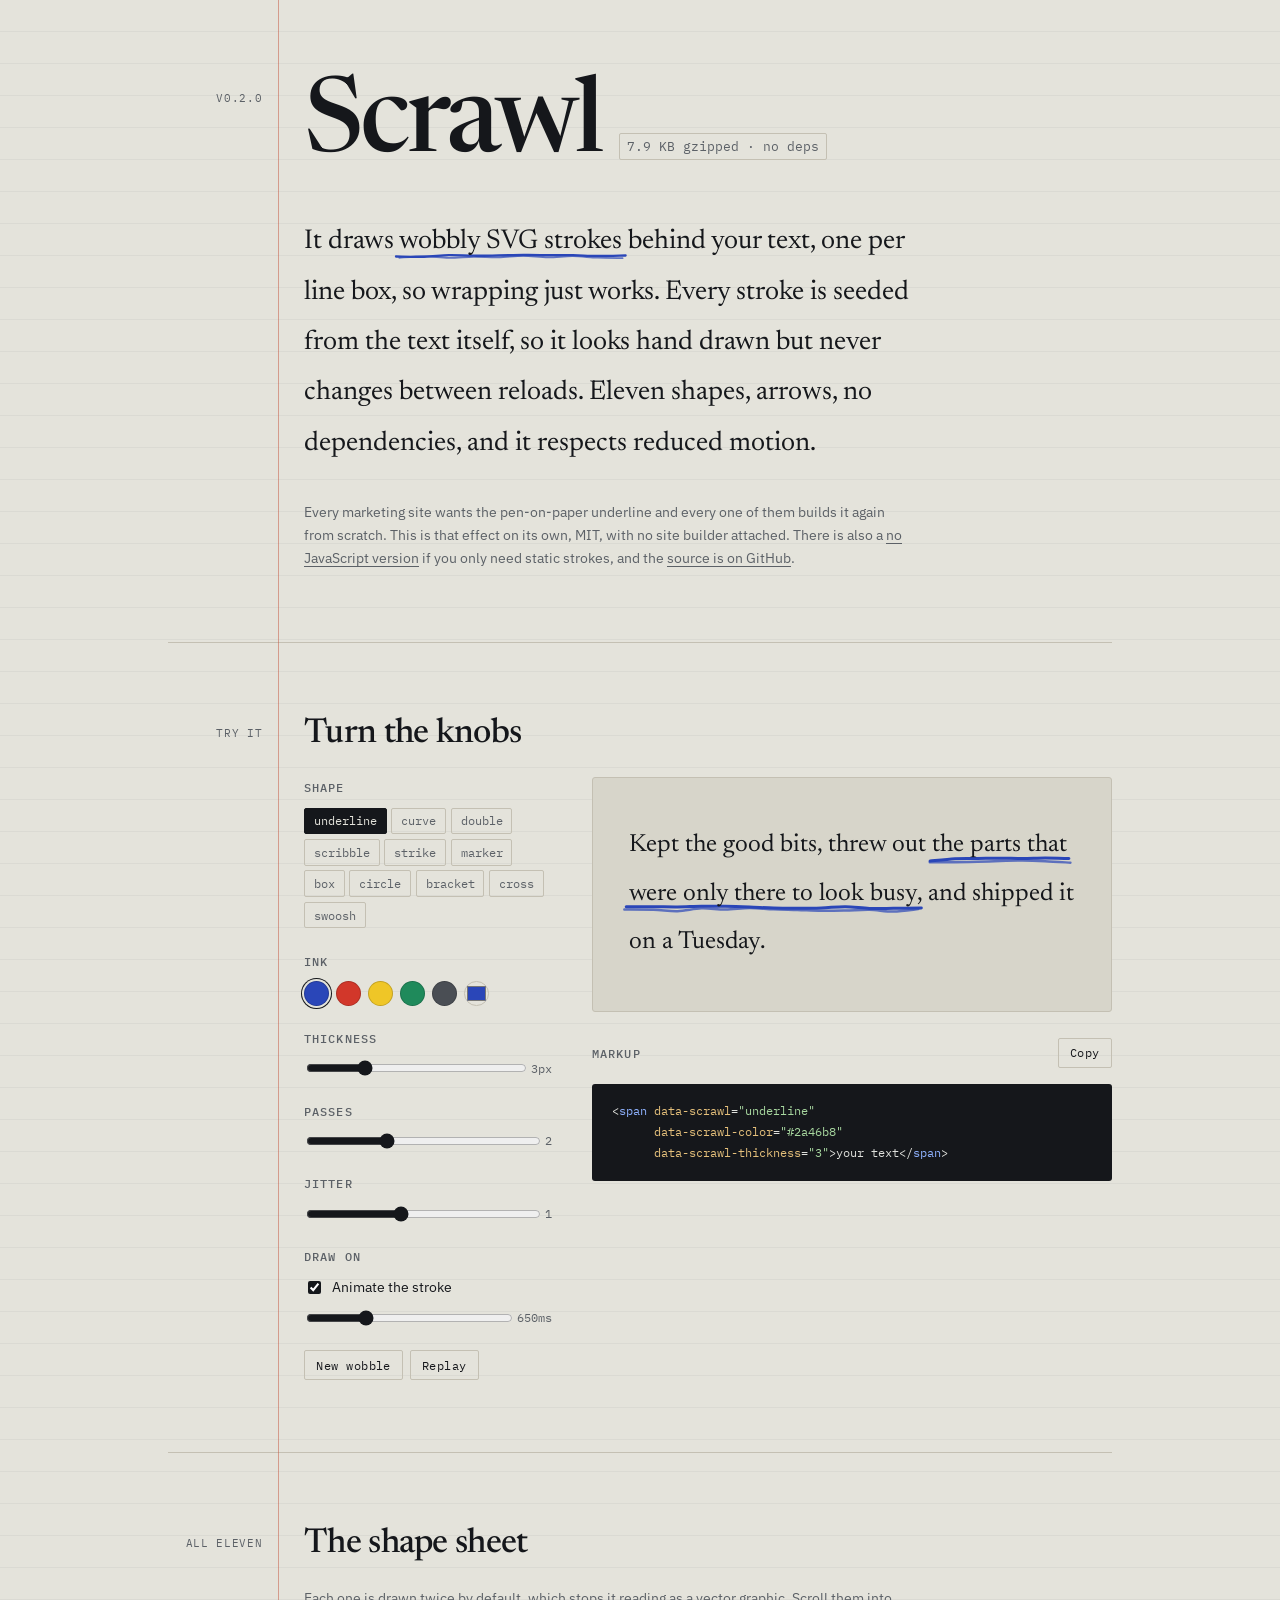
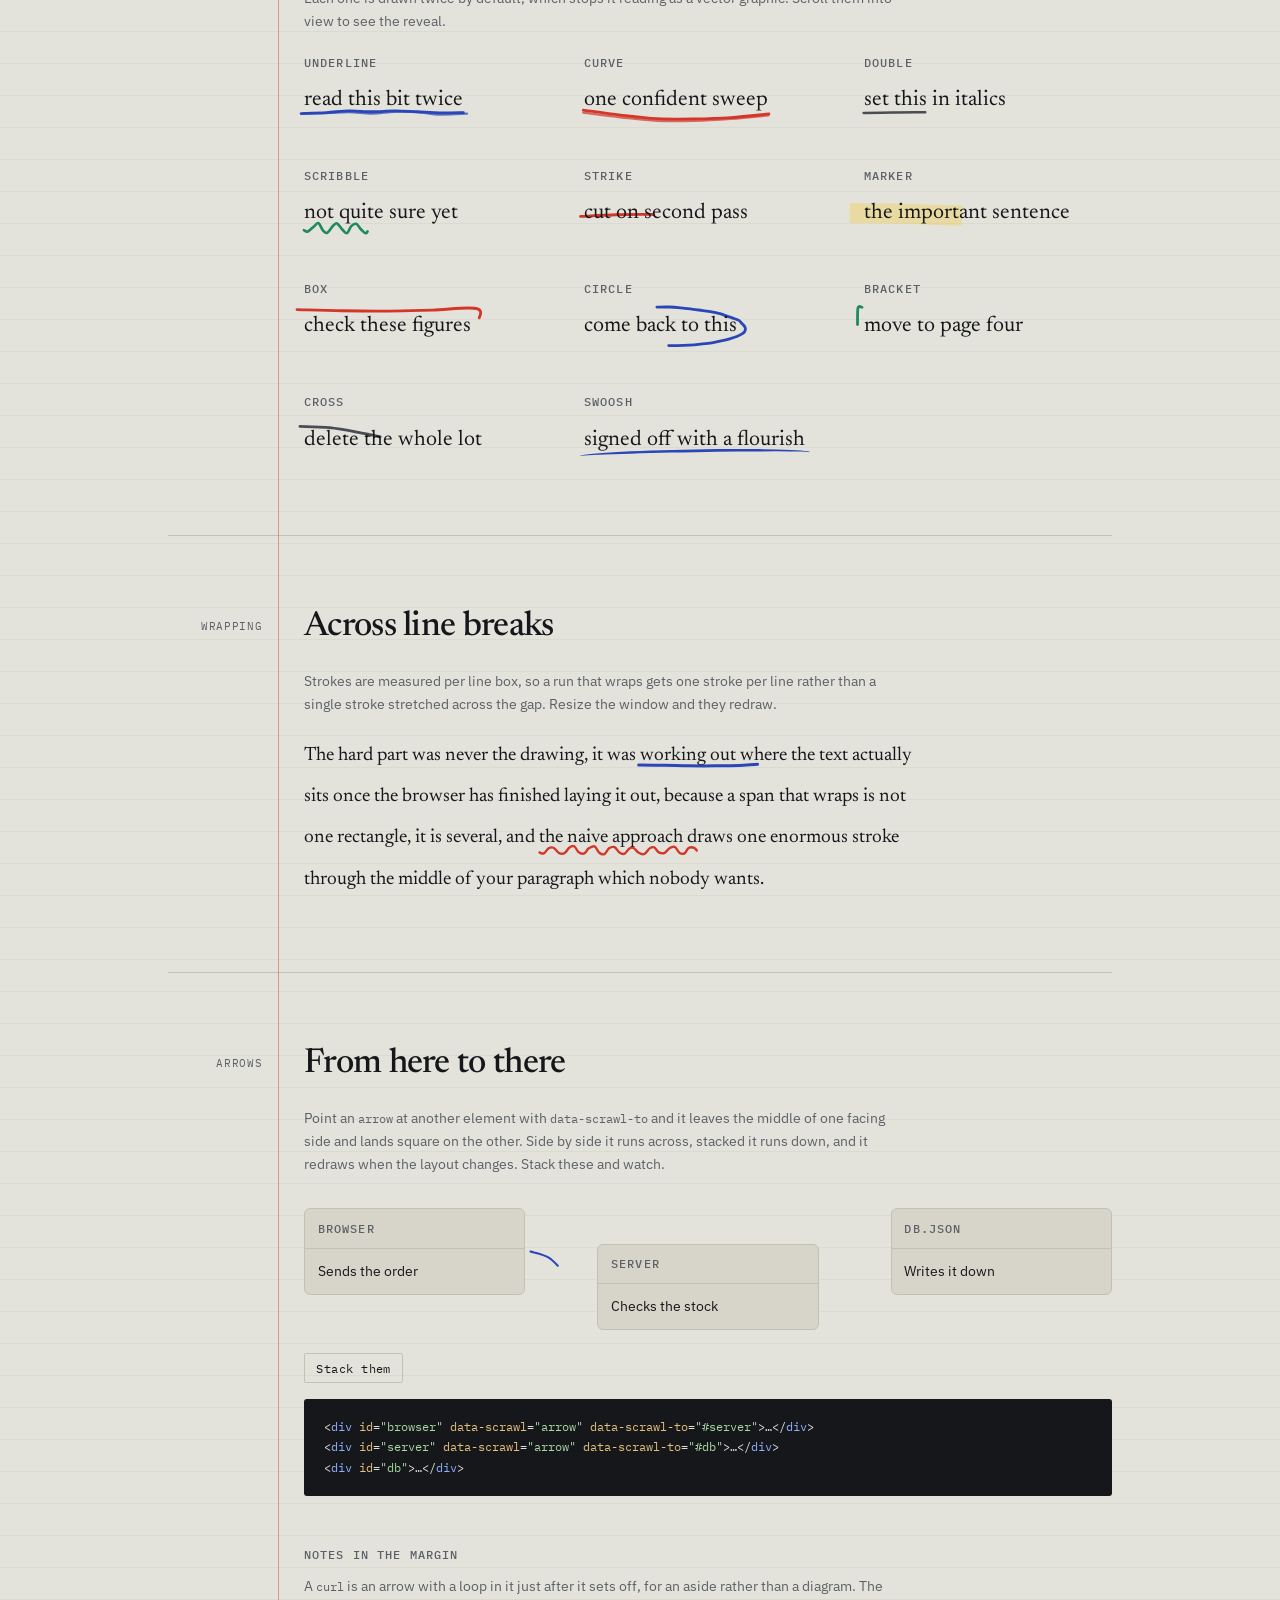
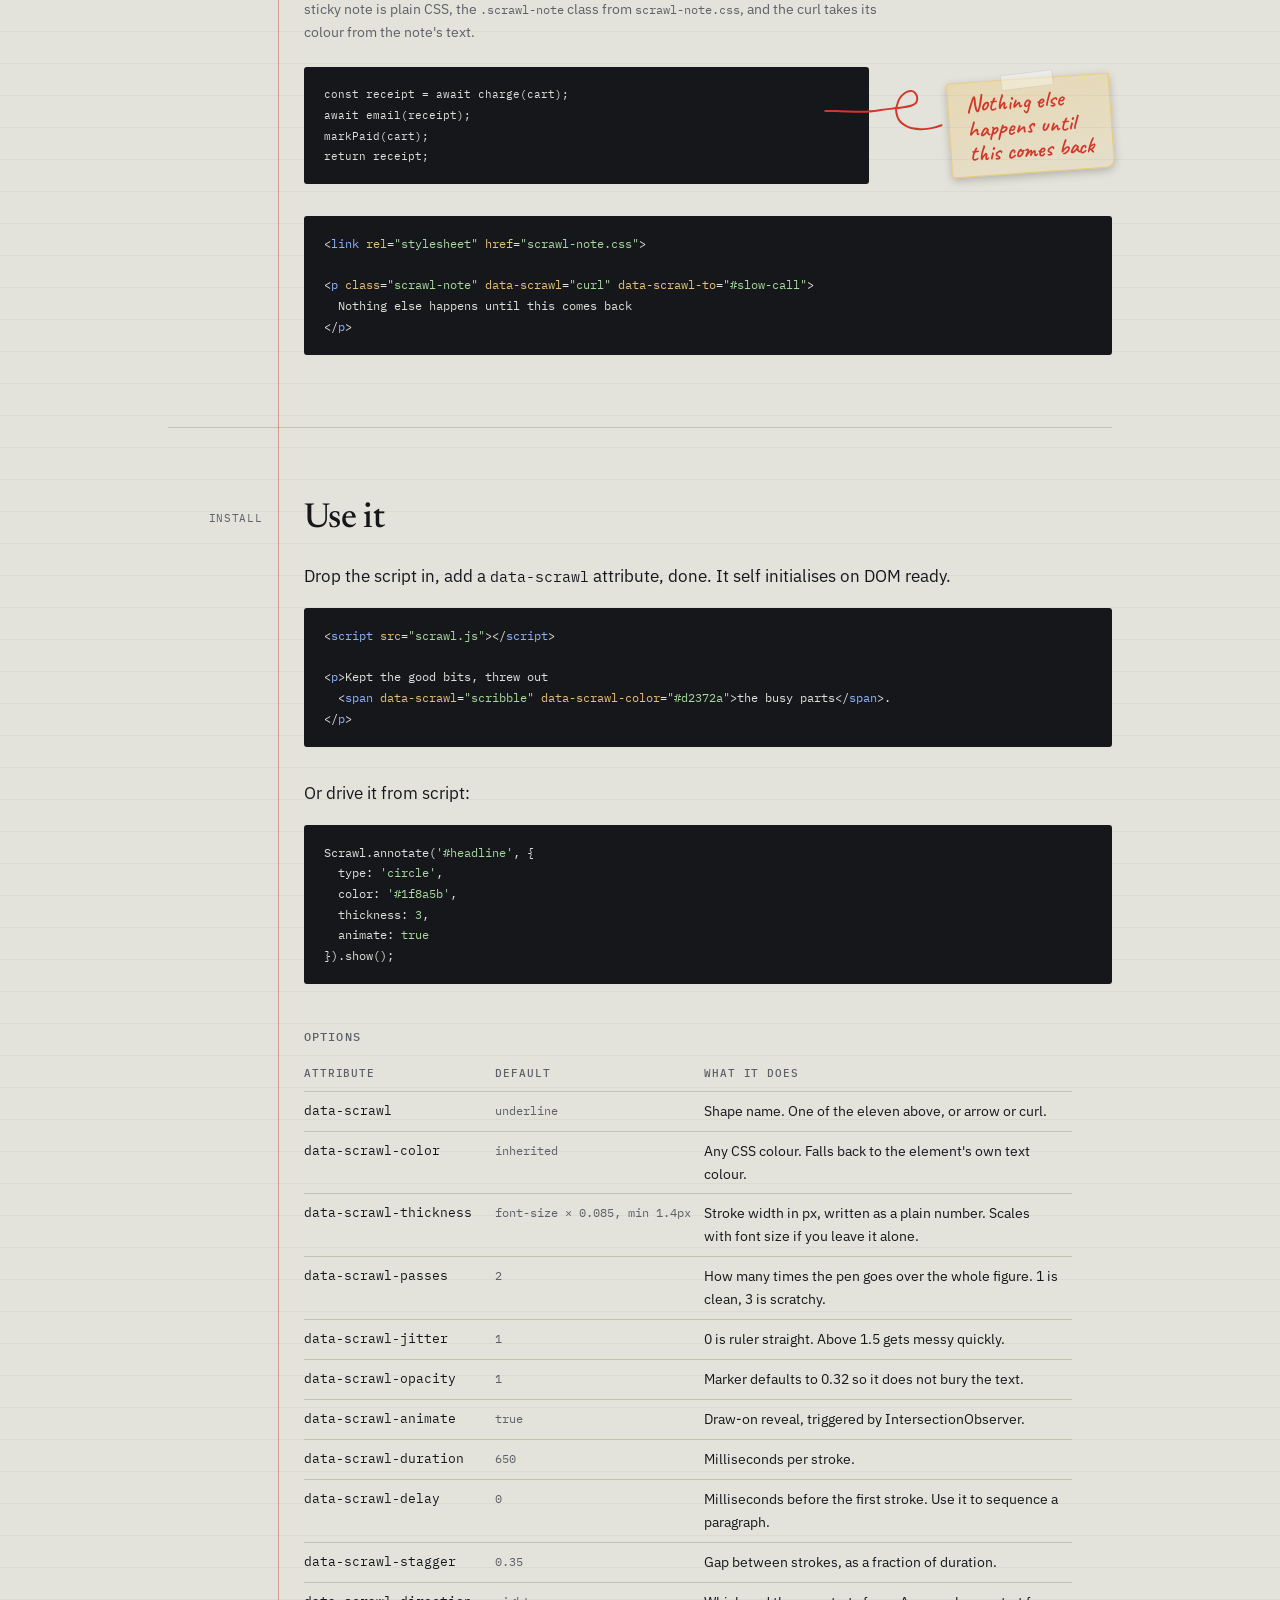
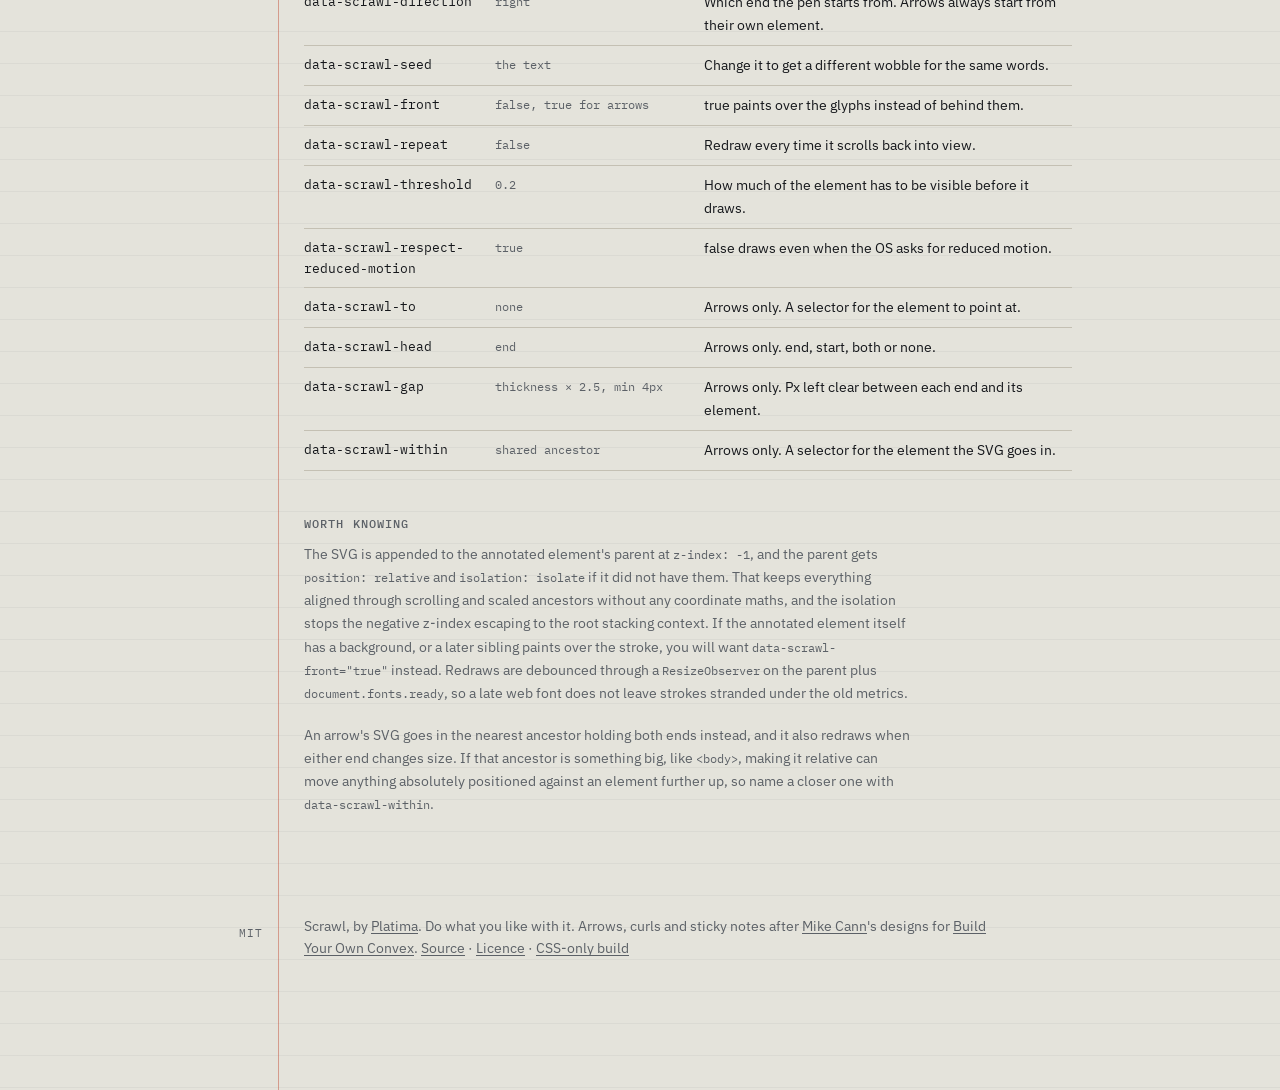
<file: index.html>
<!doctype html>
<html lang="en-AU">
<head>
<meta charset="utf-8">
<meta name="viewport" content="width=device-width, initial-scale=1">
<title>Scrawl: hand drawn annotations for HTML text</title>
<meta name="description" content="A dependency free library that draws wobbly SVG strokes behind your text. Underlines, scribbles, circles, highlighter marks, and arrows from one element to another.">
<link rel="canonical" href="https://platima.github.io/scrawl/">
<meta property="og:type" content="website">
<meta property="og:url" content="https://platima.github.io/scrawl/">
<meta property="og:title" content="Scrawl: hand drawn annotations for HTML text">
<meta property="og:description" content="Wobbly SVG strokes behind your text, and arrows between things. Eleven shapes, no dependencies, 7.9 KB gzipped.">
<meta property="og:image" content="https://platima.github.io/scrawl/screenshots/shapes.png">
<meta name="twitter:card" content="summary_large_image">
<!-- The wordmark's own underline, so the tab needs no extra request. -->
<link rel="icon" href="data:image/svg+xml,<svg xmlns='http://www.w3.org/2000/svg' viewBox='0 0 32 32'><path d='M4 21 C10 17.5 15 24 21 19.5 S27 18 29 21' fill='none' stroke='%232a46b8' stroke-width='4' stroke-linecap='round'/></svg>">
<link rel="preconnect" href="https://fonts.googleapis.com">
<link rel="preconnect" href="https://fonts.gstatic.com" crossorigin>
<link href="https://fonts.googleapis.com/css2?family=Newsreader:opsz,wght@6..72,400;6..72,500;6..72,600&family=IBM+Plex+Mono:wght@400;500&family=IBM+Plex+Sans:wght@400;500&family=Caveat:wght@600&display=swap" rel="stylesheet">
<link rel="stylesheet" href="scrawl-note.css">
<style>
  :root {
    --paper:      #e4e3db;
    --paper-deep: #d7d5ca;
    --ink:        #15171b;
    --ink-soft:   #5c6167;
    --rule:       #c4c0b3;
    --margin-red: #c4553f;

    --pen-biro:   #2a46b8;
    --pen-red:    #d2372a;
    --pen-yellow: #efc627;
    --pen-lead:   #4a4e54;
    --pen-green:  #1f8a5b;

    --serif: "Newsreader", Georgia, serif;
    --sans:  "IBM Plex Sans", system-ui, sans-serif;
    --mono:  "IBM Plex Mono", ui-monospace, monospace;

    --gutter: 8.5rem;
  }

  * { box-sizing: border-box; }

  html { -webkit-text-size-adjust: 100%; }

  body {
    margin: 0;
    background: var(--paper);
    color: var(--ink);
    font-family: var(--sans);
    font-size: 17px;
    line-height: 1.65;
    /* Faint horizontal rules, like a pad you would actually write on. */
    background-image: repeating-linear-gradient(
      to bottom, transparent 0, transparent 31px,
      rgba(94, 99, 106, .07) 31px, rgba(94, 99, 106, .07) 32px);
  }

  /* ---- the page: a margin rule with marks to its left, prose to its right */

  .sheet {
    max-width: 62rem;
    margin: 0 auto;
    padding: 0 1.5rem 7rem;
    position: relative;
  }

  .sheet::before {
    content: "";
    position: absolute;
    top: 0; bottom: 0;
    left: calc(1.5rem + var(--gutter) - 1.6rem);
    width: 1px;
    background: var(--margin-red);
    opacity: .5;
  }

  .row { padding-left: var(--gutter); position: relative; }

  /* Margin marks. These are labels a sub-editor would pencil in the gutter,
     so they sit left of the rule and stay quiet. */
  .mark {
    position: absolute;
    left: 0;
    width: calc(var(--gutter) - 2.6rem);
    text-align: right;
    font-family: var(--mono);
    font-size: .69rem;
    letter-spacing: .06em;
    text-transform: uppercase;
    color: var(--ink-soft);
    padding-top: .55rem;
  }

  /* ---- type */

  h1 {
    font-family: var(--serif);
    font-weight: 500;
    font-size: clamp(3.4rem, 11vw, 6.5rem);
    line-height: .92;
    letter-spacing: -.035em;
    margin: 0;
  }

  h2 {
    font-family: var(--serif);
    font-weight: 500;
    font-size: clamp(1.6rem, 3.6vw, 2.15rem);
    letter-spacing: -.02em;
    line-height: 1.15;
    margin: 0 0 1.4rem;
  }

  h3 {
    font-family: var(--mono);
    font-weight: 500;
    font-size: .78rem;
    letter-spacing: .09em;
    text-transform: uppercase;
    color: var(--ink-soft);
    margin: 0 0 .6rem;
  }

  p { margin: 0 0 1.15rem; max-width: 44rem; }

  a { color: inherit; text-underline-offset: .18em; text-decoration-thickness: 1px; }

  code, kbd { font-family: var(--mono); font-size: .88em; }

  .lede {
    font-family: var(--serif);
    font-size: clamp(1.2rem, 2.7vw, 1.5rem);
    line-height: 1.55;
    max-width: 38rem;
  }

  .fine { font-size: .88rem; color: var(--ink-soft); max-width: 38rem; }

  section { padding-top: 4.5rem; }

  hr {
    border: 0;
    border-top: 1px solid var(--rule);
    margin: 4.5rem 0 0;
  }

  /* ---- hero */

  header { padding-top: 5rem; }

  .wordmark { display: flex; align-items: baseline; gap: 1.1rem; flex-wrap: wrap; }

  .ver {
    font-family: var(--mono);
    font-size: .8rem;
    color: var(--ink-soft);
    border: 1px solid var(--rule);
    padding: .1rem .45rem;
    border-radius: 2px;
  }

  .specimen-hero {
    font-family: var(--serif);
    font-size: clamp(1.25rem, 3vw, 1.7rem);
    line-height: 1.85;
    max-width: 40rem;
    margin: 2.6rem 0 2rem;
  }

  /* ---- playground */

  .lab {
    display: grid;
    grid-template-columns: 15.5rem minmax(0, 1fr);
    gap: 2.5rem;
    align-items: start;
  }

  /* A grid track's automatic minimum is min-content, so a wide child drags
     the whole column past the viewport. This stops that. */
  .lab > * { min-width: 0; }

  @media (max-width: 60rem) {
    :root { --gutter: 0rem; }
    .sheet::before { display: none; }
    .mark { position: static; width: auto; text-align: left; padding: 0 0 .5rem; }
    .lab { grid-template-columns: minmax(0, 1fr); gap: 1.75rem; }
  }

  fieldset { border: 0; margin: 0 0 1.4rem; padding: 0; }
  legend { padding: 0; }

  .shapes { display: flex; flex-wrap: wrap; gap: .3rem; }

  .shapes button {
    font-family: var(--mono);
    font-size: .74rem;
    padding: .3rem .55rem;
    background: transparent;
    border: 1px solid var(--rule);
    border-radius: 2px;
    color: var(--ink-soft);
    cursor: pointer;
    transition: background .15s, color .15s, border-color .15s;
  }
  .shapes button:hover { border-color: var(--ink-soft); color: var(--ink); }
  .shapes button[aria-pressed="true"] {
    background: var(--ink);
    border-color: var(--ink);
    color: var(--paper);
  }

  .swatches { display: flex; gap: .45rem; align-items: center; }

  .swatches button {
    width: 1.55rem; height: 1.55rem;
    border-radius: 50%;
    border: 1px solid rgba(0,0,0,.18);
    cursor: pointer;
    padding: 0;
    transition: transform .12s;
  }
  .swatches button:hover { transform: scale(1.12); }
  .swatches button[aria-pressed="true"] { box-shadow: 0 0 0 2px var(--paper), 0 0 0 3px var(--ink); }

  input[type="color"] {
    width: 1.55rem; height: 1.55rem; padding: 0;
    border: 1px solid var(--rule); border-radius: 50%;
    background: none; cursor: pointer;
  }

  .slider { display: grid; grid-template-columns: minmax(0, 1fr) auto; gap: .4rem; align-items: center; }
  .slider output { font-family: var(--mono); font-size: .74rem; color: var(--ink-soft); }

  input[type="range"] { width: 100%; min-width: 0; accent-color: var(--ink); }

  .toggle { display: flex; align-items: center; gap: .5rem; font-size: .88rem; }
  .toggle input { accent-color: var(--ink); }

  .btn {
    font-family: var(--mono);
    font-size: .74rem;
    letter-spacing: .04em;
    padding: .4rem .7rem;
    background: transparent;
    border: 1px solid var(--rule);
    border-radius: 2px;
    color: var(--ink);
    cursor: pointer;
  }
  .btn:hover { border-color: var(--ink); }

  .stage {
    background: var(--paper-deep);
    border: 1px solid var(--rule);
    border-radius: 3px;
    padding: 2.75rem 2.25rem;
    min-height: 12rem;
    display: flex;
    align-items: center;
  }

  .specimen {
    font-family: var(--serif);
    font-size: clamp(1.15rem, 2.6vw, 1.55rem);
    line-height: 1.95;
    margin: 0;
  }

  pre {
    font-family: var(--mono);
    overflow-wrap: anywhere;
    font-size: .76rem;
    line-height: 1.7;
    background: var(--ink);
    color: #dfe0dc;
    padding: 1.1rem 1.25rem;
    border-radius: 3px;
    overflow-x: auto;
    margin: 1rem 0 0;
    tab-size: 2;
  }
  pre .tag { color: #8fb2ff; }
  pre .attr { color: #e5c07b; }
  pre .val { color: #a8d8a0; }

  .codehead { display: flex; justify-content: space-between; align-items: center; gap: 1rem; margin-top: 1.6rem; }

  /* ---- shape sheet */

  .sheet-grid {
    display: grid;
    grid-template-columns: repeat(auto-fill, minmax(13rem, 1fr));
    gap: 2.6rem 2rem;
  }

  .swatch-card p {
    font-family: var(--serif);
    font-size: 1.35rem;
    line-height: 2.1;
    margin: .35rem 0 0;
  }

  .swatch-card h3 { margin-bottom: 0; }

  /* ---- wrapping demo */

  .wrap-demo {
    font-family: var(--serif);
    font-size: 1.2rem;
    line-height: 2.15;
    max-width: 38rem;
  }

  /* ---- arrows */

  .flow {
    display: flex;
    gap: 4.5rem;
    align-items: flex-start;
    margin: 2rem 0 1.4rem;
  }
  /* Stacked is the phone layout, and the button forces it on a wide screen
     so you can watch the arrows reroute. */
  .flow.stacked { flex-direction: column; align-items: flex-start; gap: 3.2rem; }
  @media (max-width: 40rem) {
    .flow { flex-direction: column; gap: 3.2rem; }
  }

  .card {
    flex: 1 1 0;
    min-width: 0;
    width: 100%;
    max-width: 14rem;
    background: var(--paper-deep);
    border: 1px solid var(--rule);
    border-radius: 6px;
    overflow: hidden;
  }
  .flow.stacked .card { flex: none; }
  .card:nth-child(2) { margin-top: 2.2rem; }
  .flow.stacked .card:nth-child(2) { margin: 0 0 0 4rem; }
  @media (max-width: 40rem) {
    .card { flex: none; }
    .card:nth-child(2) { margin: 0 0 0 3rem; }
  }
  .card h3 {
    margin: 0;
    padding: .55rem .8rem;
    border-bottom: 1px solid var(--rule);
  }
  .card p { margin: 0; padding: .7rem .8rem; font-size: .88rem; }

  .margin-demo {
    display: grid;
    grid-template-columns: minmax(0, 1fr) auto;
    gap: 5rem;
    align-items: center;
    margin-top: 1.4rem;
  }
  .margin-demo pre { margin: 0; }
  .scrawl-note {
    font: 600 1.45rem/1.05 "Caveat", cursive;
    color: var(--pen-red);
  }
  @media (max-width: 40rem) {
    .margin-demo { grid-template-columns: minmax(0, 1fr); gap: 4rem; }
    .margin-demo .scrawl-note { order: -1; justify-self: end; margin-right: 1rem; }
  }

  /* ---- docs table */

  table { border-collapse: collapse; width: 100%; max-width: 48rem; font-size: .87rem; }
  .table-scroll { overflow-x: auto; }
  th, td { text-align: left; padding: .5rem .8rem .5rem 0; border-bottom: 1px solid var(--rule); vertical-align: top; }
  th { font-family: var(--mono); font-size: .7rem; letter-spacing: .08em; text-transform: uppercase; color: var(--ink-soft); font-weight: 500; }
  td:first-child { font-family: var(--mono); font-size: .8rem; }
  td:nth-child(2) { font-family: var(--mono); font-size: .78rem; color: var(--ink-soft); white-space: nowrap; }

  @media (max-width: 34rem) {
    td:first-child { font-size: .72rem; overflow-wrap: anywhere; }
    th, td { padding-right: .5rem; }
  }

  footer { padding-top: 5rem; font-size: .85rem; color: var(--ink-soft); }

  :focus-visible { outline: 2px solid var(--margin-red); outline-offset: 2px; }

  /* Scoped deliberately. A blanket "* { transition: none }" here would also
     switch off the stroke reveal, which is the thing the page exists to show,
     and the library already handles reduced motion itself. */
  @media (prefers-reduced-motion: reduce) {
    .shapes button, .swatches button, .btn { transition: none; }
  }

  .notice {
    font-size: .8rem;
    line-height: 1.5;
    color: var(--ink-soft);
    border-left: 2px solid var(--margin-red);
    padding: .1rem 0 .1rem .6rem;
    margin: .6rem 0 0;
  }
</style>
</head>
<body>
<div class="sheet">

  <header class="row">
    <div class="mark">v0.2.0</div>
    <div class="wordmark">
      <h1>Scrawl</h1>
      <span class="ver">7.9&nbsp;KB gzipped · no deps</span>
    </div>

    <p class="specimen-hero">
      It draws <span data-scrawl="underline" data-scrawl-color="#2a46b8" data-scrawl-delay="300">wobbly SVG strokes</span>
      behind your text, one per line box, so
      <span data-scrawl="scribble" data-scrawl-color="#d2372a" data-scrawl-delay="1100">wrapping just works</span>.
      Every stroke is <span data-scrawl="marker" data-scrawl-color="#efc627" data-scrawl-delay="2000">seeded from the text itself</span>,
      so it looks hand drawn but never changes between reloads. Eleven shapes, arrows,
      <span data-scrawl="circle" data-scrawl-color="#1f8a5b" data-scrawl-delay="2900">no dependencies</span>,
      and it respects reduced motion.
    </p>

    <p class="fine">
      Every marketing site wants the pen-on-paper underline and every one of them
      builds it again from scratch. This is that effect on its own, MIT, with no
      site builder attached. There is also a
      <a href="css-only.html">no JavaScript version</a> if you only need static
      strokes, and the <a href="https://github.com/platima/scrawl">source is on GitHub</a>.
    </p>
  </header>

  <hr>

  <section class="row" id="playground">
    <div class="mark">try it</div>
    <h2>Turn the knobs</h2>

    <div class="lab">
      <div class="controls">
        <fieldset>
          <legend><h3>Shape</h3></legend>
          <div class="shapes" id="shapes"></div>
        </fieldset>

        <fieldset>
          <legend><h3>Ink</h3></legend>
          <div class="swatches" id="swatches">
            <button type="button" data-color="#2a46b8" style="background:#2a46b8" aria-label="Biro blue" aria-pressed="true"></button>
            <button type="button" data-color="#d2372a" style="background:#d2372a" aria-label="Proof red" aria-pressed="false"></button>
            <button type="button" data-color="#efc627" style="background:#efc627" aria-label="Highlighter" aria-pressed="false"></button>
            <button type="button" data-color="#1f8a5b" style="background:#1f8a5b" aria-label="Felt green" aria-pressed="false"></button>
            <button type="button" data-color="#4a4e54" style="background:#4a4e54" aria-label="Graphite" aria-pressed="false"></button>
            <input type="color" id="custom" value="#2a46b8" aria-label="Custom ink">
          </div>
        </fieldset>

        <fieldset>
          <legend><h3>Thickness</h3></legend>
          <div class="slider">
            <input type="range" id="thickness" min="1" max="9" step="0.5" value="3" aria-label="Thickness in pixels">
            <output for="thickness" id="thicknessOut">3px</output>
          </div>
        </fieldset>

        <fieldset>
          <legend><h3>Passes</h3></legend>
          <div class="slider">
            <input type="range" id="passes" min="1" max="4" step="1" value="2" aria-label="Passes">
            <output for="passes" id="passesOut">2</output>
          </div>
        </fieldset>

        <fieldset>
          <legend><h3>Jitter</h3></legend>
          <div class="slider">
            <input type="range" id="jitter" min="0" max="2.5" step="0.1" value="1" aria-label="Jitter">
            <output for="jitter" id="jitterOut">1</output>
          </div>
        </fieldset>

        <fieldset>
          <legend><h3>Draw on</h3></legend>
          <label class="toggle"><input type="checkbox" id="animate" checked> Animate the stroke</label>
          <div class="slider" style="margin-top:.55rem">
            <input type="range" id="duration" min="150" max="2000" step="50" value="650" aria-label="Draw duration in milliseconds">
            <output for="duration" id="durationOut">650ms</output>
          </div>
          <p class="notice" id="rmNotice" hidden>
            Your system is set to reduce motion, so strokes paint instantly.
            <label class="toggle" style="margin-top:.35rem">
              <input type="checkbox" id="rmOverride"> Play it anyway
            </label>
          </p>
        </fieldset>

        <div style="display:flex;gap:.4rem;flex-wrap:wrap">
          <button class="btn" id="reroll">New wobble</button>
          <button class="btn" id="replay">Replay</button>
        </div>
      </div>

      <div>
        <div class="stage">
          <p class="specimen">
            Kept the good bits, threw out <span id="target">the parts that were only there to look busy</span>,
            and shipped it on a Tuesday.
          </p>
        </div>

        <div class="codehead">
          <h3 style="margin:0">Markup</h3>
          <button class="btn" id="copy">Copy</button>
        </div>
        <pre id="code"></pre>
      </div>
    </div>
  </section>

  <hr>

  <section class="row" id="shapes-sheet">
    <div class="mark">all eleven</div>
    <h2>The shape sheet</h2>
    <p class="fine">Each one is drawn twice by default, which stops it reading as a vector graphic. Scroll them into view to see the reveal.</p>
    <div class="sheet-grid" id="grid"></div>
  </section>

  <hr>

  <section class="row">
    <div class="mark">wrapping</div>
    <h2>Across line breaks</h2>
    <p class="fine">Strokes are measured per line box, so a run that wraps gets one stroke per line rather than a single stroke stretched across the gap. Resize the window and they redraw.</p>
    <p class="wrap-demo">
      The hard part was never the drawing, it was
      <span data-scrawl="underline" data-scrawl-color="#2a46b8" data-scrawl-thickness="3">working out where the text actually sits once the browser has finished laying it out</span>,
      because a span that wraps is not one rectangle, it is several, and
      <span data-scrawl="scribble" data-scrawl-color="#d2372a" data-scrawl-thickness="2.5">the naive approach draws one enormous stroke through the middle of your paragraph</span>
      which nobody wants.
    </p>
  </section>

  <hr>

  <section class="row" id="arrows">
    <div class="mark">arrows</div>
    <h2>From here to there</h2>
    <p class="fine">
      Point an <code>arrow</code> at another element with <code>data-scrawl-to</code> and it leaves the
      middle of one facing side and lands square on the other. Side by side it runs across, stacked it runs
      down, and it redraws when the layout changes. Stack these and watch.
    </p>

    <div class="flow" id="flow">
      <div class="card" id="flow-browser" data-scrawl="arrow" data-scrawl-to="#flow-server"
           data-scrawl-color="#2a46b8" data-scrawl-thickness="2">
        <h3>browser</h3>
        <p>Sends the order</p>
      </div>
      <div class="card" id="flow-server" data-scrawl="arrow" data-scrawl-to="#flow-db"
           data-scrawl-color="#2a46b8" data-scrawl-thickness="2" data-scrawl-delay="700">
        <h3>server</h3>
        <p>Checks the stock</p>
      </div>
      <div class="card" id="flow-db">
        <h3>db.json</h3>
        <p>Writes it down</p>
      </div>
    </div>
    <button class="btn" id="flow-flip" aria-pressed="false">Stack them</button>

<pre>&lt;<span class="tag">div</span> <span class="attr">id</span>=<span class="val">"browser"</span> <span class="attr">data-scrawl</span>=<span class="val">"arrow"</span> <span class="attr">data-scrawl-to</span>=<span class="val">"#server"</span>&gt;…&lt;/<span class="tag">div</span>&gt;
&lt;<span class="tag">div</span> <span class="attr">id</span>=<span class="val">"server"</span> <span class="attr">data-scrawl</span>=<span class="val">"arrow"</span> <span class="attr">data-scrawl-to</span>=<span class="val">"#db"</span>&gt;…&lt;/<span class="tag">div</span>&gt;
&lt;<span class="tag">div</span> <span class="attr">id</span>=<span class="val">"db"</span>&gt;…&lt;/<span class="tag">div</span>&gt;</pre>

    <h3 style="margin-top:3rem">Notes in the margin</h3>
    <p class="fine">
      A <code>curl</code> is an arrow with a loop in it just after it sets off, for an aside rather than a
      diagram. The sticky note is plain CSS, the <code>.scrawl-note</code> class from
      <code>scrawl-note.css</code>, and the curl takes its colour from the note's text.
    </p>

    <div class="margin-demo">
<pre><code>const receipt = <span id="slow-call">await charge(cart);</span>
await email(receipt);
markPaid(cart);
return receipt;</code></pre>
      <p class="scrawl-note" data-scrawl="curl" data-scrawl-to="#slow-call">Nothing else<br>happens until<br>this comes back</p>
    </div>

<pre style="margin-top:2rem">&lt;<span class="tag">link</span> <span class="attr">rel</span>=<span class="val">"stylesheet"</span> <span class="attr">href</span>=<span class="val">"scrawl-note.css"</span>&gt;

&lt;<span class="tag">p</span> <span class="attr">class</span>=<span class="val">"scrawl-note"</span> <span class="attr">data-scrawl</span>=<span class="val">"curl"</span> <span class="attr">data-scrawl-to</span>=<span class="val">"#slow-call"</span>&gt;
  Nothing else happens until this comes back
&lt;/<span class="tag">p</span>&gt;</pre>
  </section>

  <hr>

  <section class="row">
    <div class="mark">install</div>
    <h2>Use it</h2>

    <p>Drop the script in, add a <code>data-scrawl</code> attribute, done. It self initialises on DOM ready.</p>

<pre>&lt;<span class="tag">script</span> <span class="attr">src</span>=<span class="val">"scrawl.js"</span>&gt;&lt;/<span class="tag">script</span>&gt;

&lt;<span class="tag">p</span>&gt;Kept the good bits, threw out
  &lt;<span class="tag">span</span> <span class="attr">data-scrawl</span>=<span class="val">"scribble"</span> <span class="attr">data-scrawl-color</span>=<span class="val">"#d2372a"</span>&gt;the busy parts&lt;/<span class="tag">span</span>&gt;.
&lt;/<span class="tag">p</span>&gt;</pre>

    <p style="margin-top:2rem">Or drive it from script:</p>

<pre>Scrawl.annotate(<span class="val">'#headline'</span>, {
  type: <span class="val">'circle'</span>,
  color: <span class="val">'#1f8a5b'</span>,
  thickness: <span class="val">3</span>,
  animate: <span class="val">true</span>
}).show();</pre>

    <h3 style="margin-top:2.6rem">Options</h3>
    <div class="table-scroll">
    <table>
      <thead><tr><th>Attribute</th><th>Default</th><th>What it does</th></tr></thead>
      <tbody>
        <tr><td>data-scrawl</td><td>underline</td><td>Shape name. One of the eleven above, or arrow or curl.</td></tr>
        <tr><td>data-scrawl-color</td><td>inherited</td><td>Any CSS colour. Falls back to the element's own text colour.</td></tr>
        <tr><td>data-scrawl-thickness</td><td>font-size × 0.085, min 1.4px</td><td>Stroke width in px, written as a plain number. Scales with font size if you leave it alone.</td></tr>
        <tr><td>data-scrawl-passes</td><td>2</td><td>How many times the pen goes over the whole figure. 1 is clean, 3 is scratchy.</td></tr>
        <tr><td>data-scrawl-jitter</td><td>1</td><td>0 is ruler straight. Above 1.5 gets messy quickly.</td></tr>
        <tr><td>data-scrawl-opacity</td><td>1</td><td>Marker defaults to 0.32 so it does not bury the text.</td></tr>
        <tr><td>data-scrawl-animate</td><td>true</td><td>Draw-on reveal, triggered by IntersectionObserver.</td></tr>
        <tr><td>data-scrawl-duration</td><td>650</td><td>Milliseconds per stroke.</td></tr>
        <tr><td>data-scrawl-delay</td><td>0</td><td>Milliseconds before the first stroke. Use it to sequence a paragraph.</td></tr>
        <tr><td>data-scrawl-stagger</td><td>0.35</td><td>Gap between strokes, as a fraction of duration.</td></tr>
        <tr><td>data-scrawl-direction</td><td>right</td><td>Which end the pen starts from. Arrows always start from their own element.</td></tr>
        <tr><td>data-scrawl-seed</td><td>the text</td><td>Change it to get a different wobble for the same words.</td></tr>
        <tr><td>data-scrawl-front</td><td>false, true for arrows</td><td>true paints over the glyphs instead of behind them.</td></tr>
        <tr><td>data-scrawl-repeat</td><td>false</td><td>Redraw every time it scrolls back into view.</td></tr>
        <tr><td>data-scrawl-threshold</td><td>0.2</td><td>How much of the element has to be visible before it draws.</td></tr>
        <tr><td>data-scrawl-respect-reduced-motion</td><td>true</td><td>false draws even when the OS asks for reduced motion.</td></tr>
        <tr><td>data-scrawl-to</td><td>none</td><td>Arrows only. A selector for the element to point at.</td></tr>
        <tr><td>data-scrawl-head</td><td>end</td><td>Arrows only. end, start, both or none.</td></tr>
        <tr><td>data-scrawl-gap</td><td>thickness × 2.5, min 4px</td><td>Arrows only. Px left clear between each end and its element.</td></tr>
        <tr><td>data-scrawl-within</td><td>shared ancestor</td><td>Arrows only. A selector for the element the SVG goes in.</td></tr>
      </tbody>
    </table>
    </div>

    <h3 style="margin-top:2.6rem">Worth knowing</h3>
    <p class="fine">
      The SVG is appended to the annotated element's parent at <code>z-index: -1</code>, and the parent
      gets <code>position: relative</code> and <code>isolation: isolate</code> if it did not have them. That
      keeps everything aligned through scrolling and scaled ancestors without any coordinate maths, and the
      isolation stops the negative z-index escaping to the root stacking context. If the annotated element
      itself has a background, or a later sibling paints over the stroke, you will want
      <code>data-scrawl-front="true"</code> instead. Redraws are debounced through a
      <code>ResizeObserver</code> on the parent plus <code>document.fonts.ready</code>, so a late web font
      does not leave strokes stranded under the old metrics.
    </p>
    <p class="fine">
      An arrow's SVG goes in the nearest ancestor holding both ends instead, and it also redraws when
      either end changes size. If that ancestor is something big, like <code>&lt;body&gt;</code>, making it
      relative can move anything absolutely positioned against an element further up, so name a closer one
      with <code>data-scrawl-within</code>.
    </p>
  </section>

  <footer class="row">
    <div class="mark">MIT</div>
    <p>
      Scrawl, by <a href="https://github.com/platima">Platima</a>. Do what you like with it.
      Arrows, curls and sticky notes after <a href="https://github.com/mikecann">Mike Cann</a>'s designs
      for <a href="https://explained.convex.dev/build-your-own-convex/">Build Your Own Convex</a>.
      <a href="https://github.com/platima/scrawl">Source</a> ·
      <a href="https://github.com/platima/scrawl/blob/main/LICENSE">Licence</a> ·
      <a href="css-only.html">CSS-only build</a>
    </p>
  </footer>

</div>

<script src="scrawl.js"></script>
<script>
(function () {
  'use strict';

  var state = {
    type: 'underline',
    color: '#2a46b8',
    thickness: 3,
    passes: 2,
    jitter: 1,
    animate: true,
    duration: 650,
    seed: null,
    respectReducedMotion: true
  };

  var target = document.getElementById('target');
  var inst = null;

  function build(animate) {
    if (inst) inst.remove();
    inst = Scrawl.annotate(target, {
      type: state.type,
      color: state.color,
      thickness: state.thickness,
      passes: state.passes,
      jitter: state.jitter,
      animate: state.animate,
      duration: state.duration,
      seed: state.seed,
      respectReducedMotion: state.respectReducedMotion
    });
    inst.show(animate !== false);
    writeCode();
  }

  function esc(s) {
    return String(s).replace(/&/g, '&amp;').replace(/</g, '&lt;').replace(/>/g, '&gt;');
  }

  function writeCode() {
    /* Thickness is always emitted. The playground works in fixed px while the
       library default is font-relative, so leaving it out at the slider's
       starting value would hand the reader markup that draws a thinner stroke
       than the one they are looking at. The other sentinels below do match the
       library defaults, so omitting those is honest. */
    var attrs = [['data-scrawl', state.type],
                 ['data-scrawl-color', state.color],
                 ['data-scrawl-thickness', state.thickness]];
    if (state.passes !== 2) attrs.push(['data-scrawl-passes', state.passes]);
    if (state.jitter !== 1) attrs.push(['data-scrawl-jitter', state.jitter]);
    if (!state.animate) attrs.push(['data-scrawl-animate', 'false']);
    else if (state.duration !== 650) attrs.push(['data-scrawl-duration', state.duration]);
    if (state.seed != null) attrs.push(['data-scrawl-seed', state.seed]);

    var pad = '\n      ';
    var html = '&lt;<span class="tag">span</span> ' + attrs.map(function (a, i) {
      return (i ? pad : '') + '<span class="attr">' + a[0] + '</span>=<span class="val">"' + esc(a[1]) + '"</span>';
    }).join('') + '&gt;your text&lt;/<span class="tag">span</span>&gt;';

    document.getElementById('code').innerHTML = html;
  }

  function plainCode() {
    return document.getElementById('code').textContent;
  }

  /* shape buttons */
  var shapeWrap = document.getElementById('shapes');
  Scrawl.shapes.forEach(function (name) {
    var b = document.createElement('button');
    b.type = 'button';
    b.textContent = name;
    b.setAttribute('aria-pressed', name === state.type ? 'true' : 'false');
    b.addEventListener('click', function () {
      state.type = name;
      Array.prototype.forEach.call(shapeWrap.children, function (c) {
        c.setAttribute('aria-pressed', c === b ? 'true' : 'false');
      });
      build(true);
    });
    shapeWrap.appendChild(b);
  });

  /* ink swatches */
  var swatchWrap = document.getElementById('swatches');
  var custom = document.getElementById('custom');
  Array.prototype.forEach.call(swatchWrap.querySelectorAll('button'), function (b) {
    b.addEventListener('click', function () {
      state.color = b.dataset.color;
      custom.value = b.dataset.color;
      Array.prototype.forEach.call(swatchWrap.querySelectorAll('button'), function (c) {
        c.setAttribute('aria-pressed', c === b ? 'true' : 'false');
      });
      build(true);
    });
  });
  /* Same reload-restore problem as the sliders. */
  state.color = custom.value;
  Array.prototype.forEach.call(swatchWrap.querySelectorAll('button'), function (c) {
    c.setAttribute('aria-pressed', c.dataset.color === custom.value ? 'true' : 'false');
  });
  custom.addEventListener('input', function () {
    state.color = custom.value;
    Array.prototype.forEach.call(swatchWrap.querySelectorAll('button'), function (c) {
      c.setAttribute('aria-pressed', 'false');
    });
    build(false);
  });

  /* sliders */
  function slider(id, key, fmt) {
    var el = document.getElementById(id);
    var out = document.getElementById(id + 'Out');
    /* Seed from the DOM, not from the literal above: Firefox restores form
       values across a reload, and state would otherwise disagree with both the
       readout and the stroke. */
    state[key] = parseFloat(el.value);
    out.textContent = fmt(el.value);
    /* Repaint statically while dragging so it does not strobe, then replay
       the reveal once the handle is released. */
    el.addEventListener('input', function () {
      state[key] = parseFloat(el.value);
      out.textContent = fmt(el.value);
      build(false);
    });
    el.addEventListener('change', function () { build(true); });
  }
  slider('thickness', 'thickness', function (v) { return v + 'px'; });
  slider('passes', 'passes', function (v) { return v; });
  slider('jitter', 'jitter', function (v) { return v; });
  slider('duration', 'duration', function (v) { return v + 'ms'; });

  document.getElementById('animate').addEventListener('change', function () {
    state.animate = this.checked;
    build(this.checked);
  });

  document.getElementById('reroll').addEventListener('click', function () {
    state.seed = Math.floor(Math.random() * 1e6);
    build(true);
  });

  document.getElementById('replay').addEventListener('click', function () { build(true); });

  /* The arrows redraw themselves when the flow box changes size, so all
     the button has to do is change the layout. */
  document.getElementById('flow-flip').addEventListener('click', function () {
    var stacked = document.getElementById('flow').classList.toggle('stacked');
    this.setAttribute('aria-pressed', stacked ? 'true' : 'false');
    this.textContent = stacked ? 'Side by side' : 'Stack them';
  });

  /* Surface reduced motion rather than silently doing nothing, which just
     looks like the animation is broken. */
  var reduced = window.matchMedia && window.matchMedia('(prefers-reduced-motion: reduce)');
  var notice = document.getElementById('rmNotice');
  var override = document.getElementById('rmOverride');
  function syncReduced() {
    notice.hidden = !(reduced && reduced.matches);
    if (notice.hidden) { override.checked = false; state.respectReducedMotion = true; }
  }
  if (reduced) {
    syncReduced();
    if (reduced.addEventListener) reduced.addEventListener('change', function () { syncReduced(); build(false); });
  }
  override.addEventListener('change', function () {
    state.respectReducedMotion = !this.checked;
    build(true);
  });

  document.getElementById('copy').addEventListener('click', function () {
    var btn = this;
    var text = plainCode();
    var say = function (msg, ms) {
      btn.textContent = msg;
      setTimeout(function () { btn.textContent = 'Copy'; }, ms || 1400);
    };
    /* navigator.clipboard needs a secure context, which the standalone build
       opened over file:// does not have. execCommand still works there, and
       the button only claims success when something was actually copied. */
    var legacy = function () {
      var ta = document.createElement('textarea');
      ta.value = text;
      ta.setAttribute('readonly', '');
      ta.style.cssText = 'position:fixed;top:-1000px;opacity:0';
      document.body.appendChild(ta);
      ta.select();
      var ok = false;
      try { ok = document.execCommand('copy'); } catch (e) { ok = false; }
      document.body.removeChild(ta);
      say(ok ? 'Copied' : 'Select it manually', ok ? 1400 : 2000);
    };
    if (navigator.clipboard && navigator.clipboard.writeText) {
      navigator.clipboard.writeText(text).then(function () { say('Copied'); }, legacy);
    } else {
      legacy();
    }
  });

  /* the shape sheet */
  var PHRASES = {
    underline: 'read this bit twice',
    curve: 'one confident sweep',
    double: 'set this in italics',
    scribble: 'not quite sure yet',
    strike: 'cut on second pass',
    marker: 'the important sentence',
    box: 'check these figures',
    circle: 'come back to this',
    bracket: 'move to page four',
    cross: 'delete the whole lot',
    swoosh: 'signed off with a flourish'
  };
  var INKS = {
    underline: '#2a46b8', curve: '#d2372a', double: '#4a4e54', scribble: '#1f8a5b',
    strike: '#d2372a', marker: '#efc627', box: '#d2372a', circle: '#2a46b8',
    bracket: '#1f8a5b', cross: '#4a4e54', swoosh: '#2a46b8'
  };

  var grid = document.getElementById('grid');
  Scrawl.shapes.forEach(function (name, i) {
    var card = document.createElement('div');
    card.className = 'swatch-card';
    var ink = INKS[name];
    card.innerHTML = '<h3>' + name + '</h3><p><span data-scrawl="' + name +
      '" data-scrawl-color="' + ink + '" data-scrawl-thickness="2.8">' +
      PHRASES[name] + '</span></p>';
    grid.appendChild(card);
  });

  state.animate = document.getElementById('animate').checked;
  state.respectReducedMotion = !override.checked;

  /* everything with data-scrawl gets picked up here, including the cards
     we just built and the marked up prose in the hero */
  Scrawl.init();
  build(true);
})();
</script>
</body>
</html>
</file>
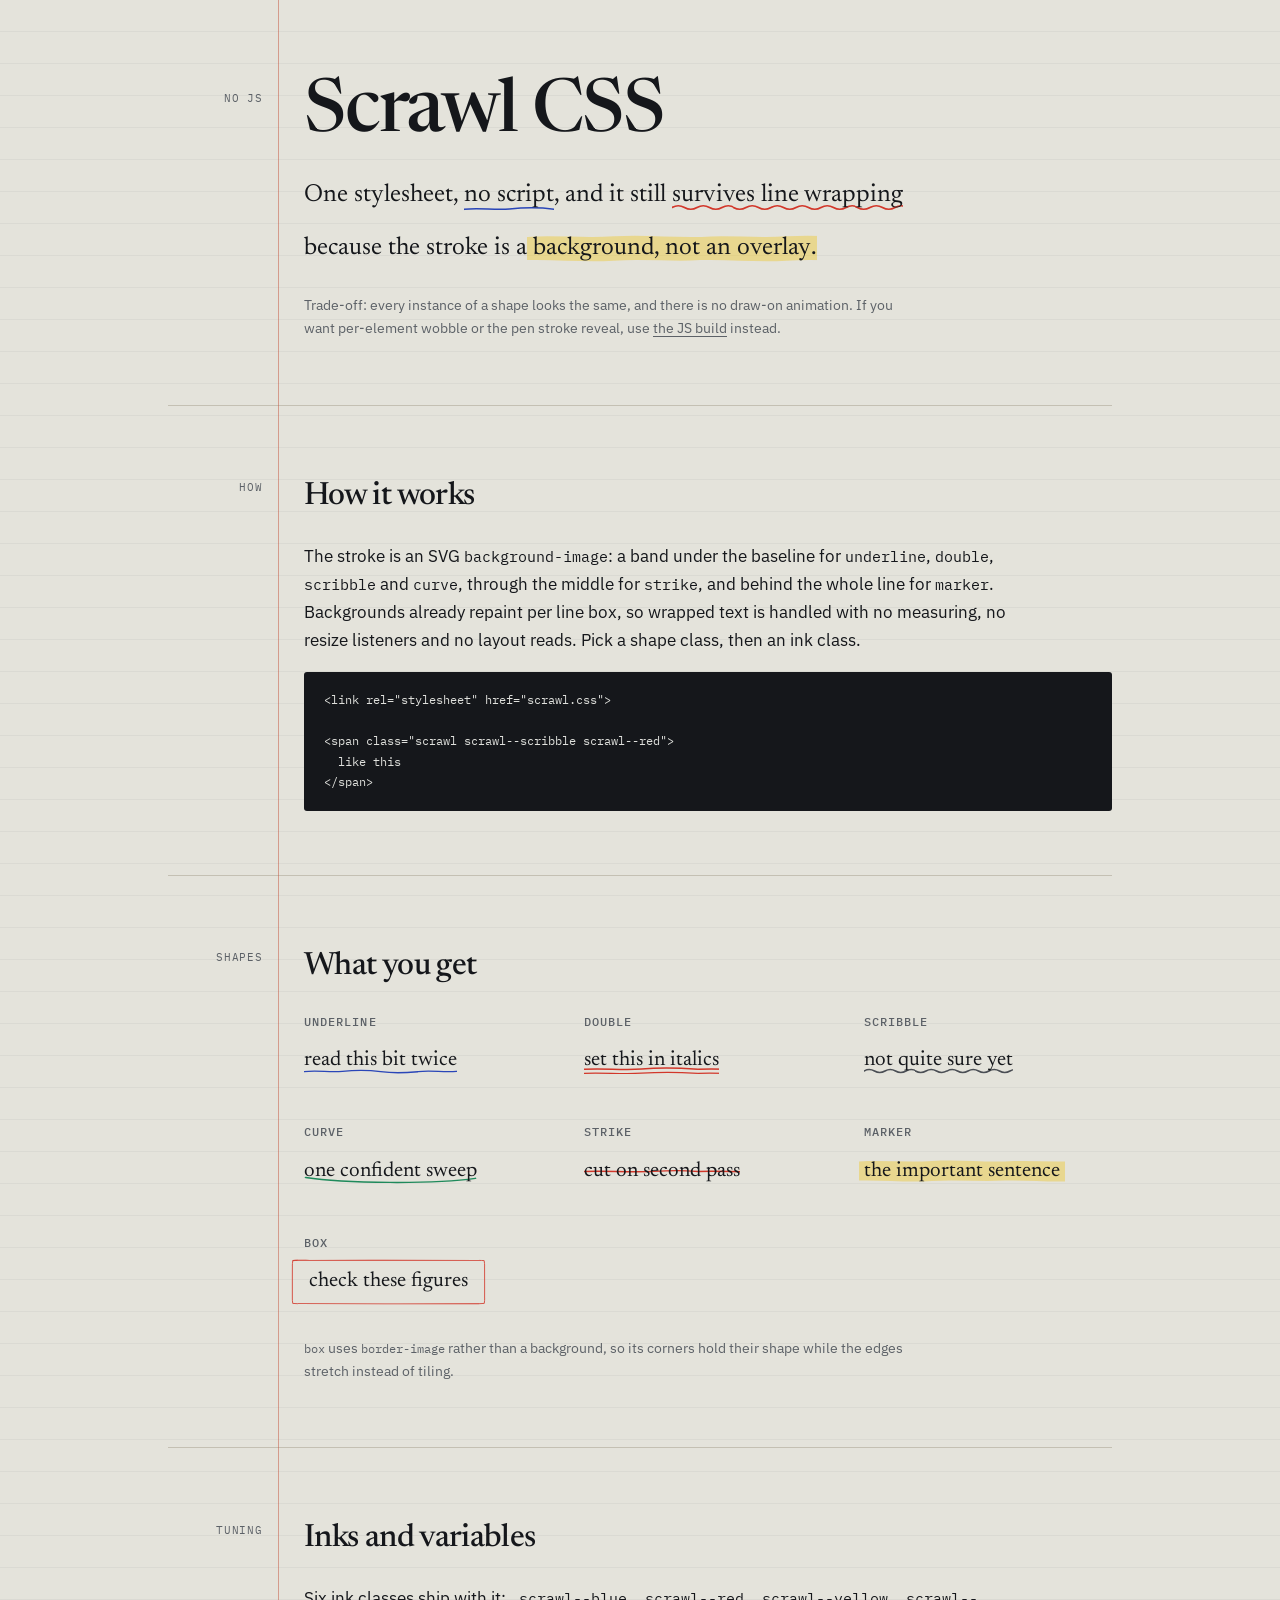
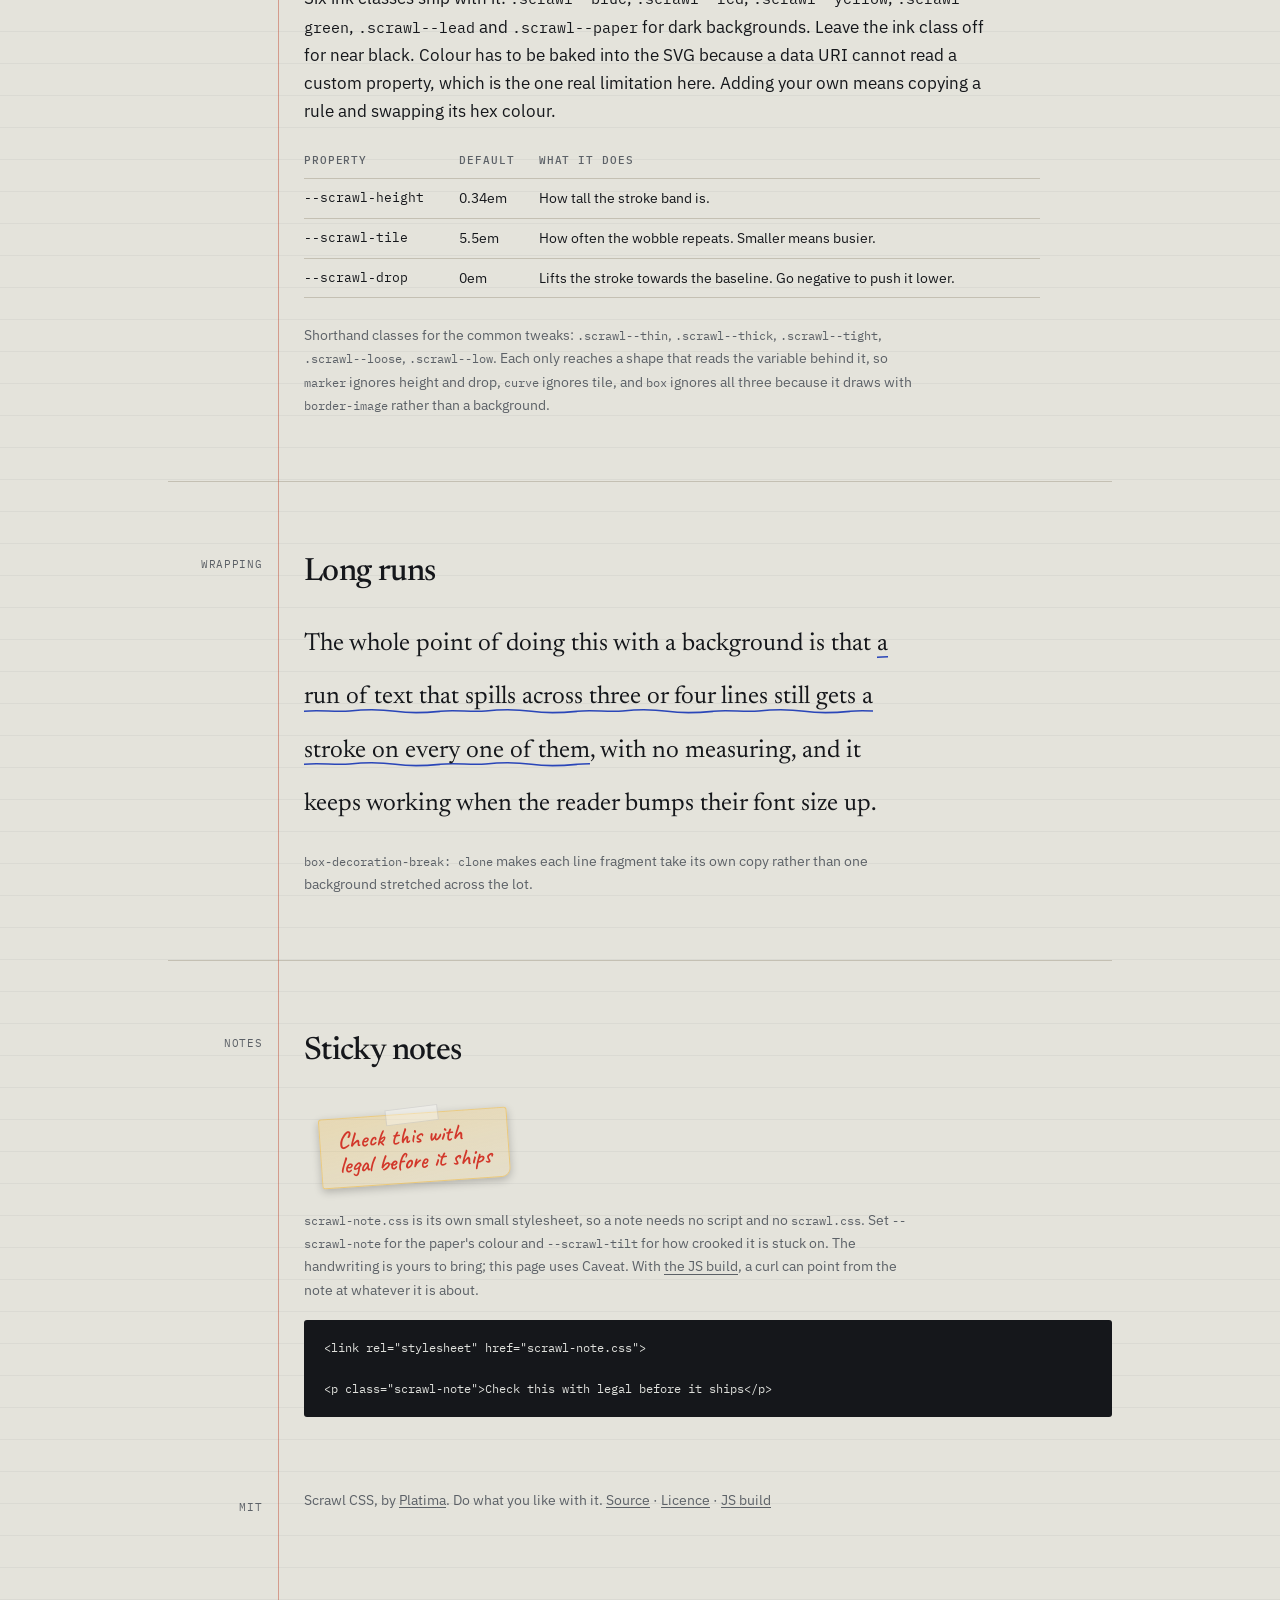
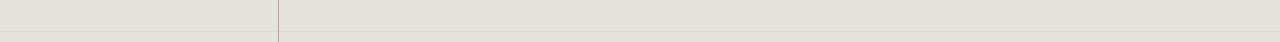
<file: css-only.html>
<!doctype html>
<html lang="en-AU">
<head>
<meta charset="utf-8">
<meta name="viewport" content="width=device-width, initial-scale=1">
<title>Scrawl CSS: hand drawn annotations with no JavaScript</title>
<meta name="description" content="SVG background strokes that give you a hand drawn underline, scribble or highlighter with no script at all.">
<link rel="canonical" href="https://platima.github.io/scrawl/css-only.html">
<meta property="og:type" content="website">
<meta property="og:url" content="https://platima.github.io/scrawl/css-only.html">
<meta property="og:title" content="Scrawl CSS: hand drawn annotations with no JavaScript">
<meta property="og:description" content="SVG background strokes that survive line wrapping with no measuring. One stylesheet, 2.7 KB gzipped.">
<meta property="og:image" content="https://platima.github.io/scrawl/screenshots/shapes.png">
<meta name="twitter:card" content="summary_large_image">
<link rel="icon" href="data:image/svg+xml,<svg xmlns='http://www.w3.org/2000/svg' viewBox='0 0 32 32'><path d='M4 21 C10 17.5 15 24 21 19.5 S27 18 29 21' fill='none' stroke='%232a46b8' stroke-width='4' stroke-linecap='round'/></svg>">
<link rel="preconnect" href="https://fonts.googleapis.com">
<link rel="preconnect" href="https://fonts.gstatic.com" crossorigin>
<link href="https://fonts.googleapis.com/css2?family=Newsreader:opsz,wght@6..72,400;6..72,500&family=IBM+Plex+Mono:wght@400;500&family=IBM+Plex+Sans:wght@400;500&family=Caveat:wght@600&display=swap" rel="stylesheet">
<link rel="stylesheet" href="scrawl.css">
<link rel="stylesheet" href="scrawl-note.css">
<style>
  :root {
    --paper: #e4e3db; --paper-deep: #d7d5ca; --ink: #15171b;
    --ink-soft: #5c6167; --rule: #c4c0b3; --margin-red: #c4553f;
    --serif: "Newsreader", Georgia, serif;
    --sans: "IBM Plex Sans", system-ui, sans-serif;
    --mono: "IBM Plex Mono", ui-monospace, monospace;
    --gutter: 8.5rem;
  }
  * { box-sizing: border-box; }
  body {
    margin: 0; background: var(--paper); color: var(--ink);
    font-family: var(--sans); font-size: 17px; line-height: 1.65;
    background-image: repeating-linear-gradient(to bottom, transparent 0, transparent 31px,
      rgba(94,99,106,.07) 31px, rgba(94,99,106,.07) 32px);
  }
  .sheet { max-width: 62rem; margin: 0 auto; padding: 0 1.5rem 7rem; position: relative; }
  .sheet::before {
    content: ""; position: absolute; top: 0; bottom: 0;
    left: calc(1.5rem + var(--gutter) - 1.6rem);
    width: 1px; background: var(--margin-red); opacity: .5;
  }
  .row { padding-left: var(--gutter); position: relative; }
  .mark {
    position: absolute; left: 0; width: calc(var(--gutter) - 2.6rem); text-align: right;
    font-family: var(--mono); font-size: .69rem; letter-spacing: .06em; text-transform: uppercase;
    color: var(--ink-soft); padding-top: .55rem;
  }
  h1 { font-family: var(--serif); font-weight: 500; font-size: clamp(2.8rem, 9vw, 4.6rem);
       line-height: .95; letter-spacing: -.03em; margin: 0 0 1.2rem; }
  h2 { font-family: var(--serif); font-weight: 500; font-size: clamp(1.5rem, 3.4vw, 2rem);
       letter-spacing: -.02em; margin: 0 0 1.2rem; }
  h3 { font-family: var(--mono); font-weight: 500; font-size: .74rem; letter-spacing: .09em;
       text-transform: uppercase; color: var(--ink-soft); margin: 0 0 .5rem; }
  p { margin: 0 0 1.15rem; max-width: 44rem; }
  a { color: inherit; text-underline-offset: .18em; }
  code { font-family: var(--mono); font-size: .88em; }
  section { padding-top: 4rem; }
  hr { border: 0; border-top: 1px solid var(--rule); margin: 4rem 0 0; }
  header { padding-top: 5rem; }
  .fine { font-size: .88rem; color: var(--ink-soft); max-width: 38rem; }
  .demo { font-family: var(--serif); font-size: clamp(1.2rem, 2.7vw, 1.55rem); line-height: 2.15; max-width: 38rem; }
  .grid { display: grid; grid-template-columns: repeat(auto-fill, minmax(15rem, 1fr)); gap: 2.4rem 2rem; }
  .card p { font-family: var(--serif); font-size: 1.3rem; line-height: 2.15; margin: .3rem 0 0; }
  pre { font-family: var(--mono); font-size: .76rem; line-height: 1.7; background: var(--ink);
        color: #dfe0dc; padding: 1.1rem 1.25rem; border-radius: 3px; overflow-x: auto; margin: 1rem 0 0; }
  table { border-collapse: collapse; width: 100%; max-width: 46rem; font-size: .87rem; }
  th, td { text-align: left; padding: .5rem .8rem .5rem 0; border-bottom: 1px solid var(--rule); vertical-align: top; }
  th { font-family: var(--mono); font-size: .7rem; letter-spacing: .08em; text-transform: uppercase;
       color: var(--ink-soft); font-weight: 500; }
  td:first-child { font-family: var(--mono); font-size: .8rem; white-space: nowrap; }
  footer { padding-top: 4.5rem; font-size: .85rem; color: var(--ink-soft); }
  .scrawl-note { font: 600 1.45rem/1.05 "Caveat", cursive; color: #d2372a; margin: 2.2rem 0 1.6rem 1rem; }
  :focus-visible { outline: 2px solid var(--margin-red); outline-offset: 2px; }
  @media (max-width: 60rem) {
    :root { --gutter: 0rem; }
    .sheet::before { display: none; }
    .mark { position: static; width: auto; text-align: left; padding: 0 0 .5rem; }
  }
</style>
</head>
<body>
<div class="sheet">

  <header class="row">
    <div class="mark">no js</div>
    <h1>Scrawl CSS</h1>
    <p class="demo">
      One stylesheet, <span class="scrawl scrawl--underline scrawl--blue">no script</span>,
      and it still <span class="scrawl scrawl--scribble scrawl--red">survives line wrapping</span>
      because the stroke is a <span class="scrawl scrawl--marker scrawl--yellow">background, not an overlay</span>.
    </p>
    <p class="fine">
      Trade-off: every instance of a shape looks the same, and there is no draw-on animation.
      If you want per-element wobble or the pen stroke reveal, use
      <a href="index.html">the JS build</a> instead.
    </p>
  </header>

  <hr>

  <section class="row">
    <div class="mark">how</div>
    <h2>How it works</h2>
    <p>
      The stroke is an SVG <code>background-image</code>: a band under the baseline for
      <code>underline</code>, <code>double</code>, <code>scribble</code> and <code>curve</code>, through the
      middle for <code>strike</code>, and behind the whole line for <code>marker</code>. Backgrounds
      already repaint per line box, so wrapped text is handled with no measuring, no resize listeners and
      no layout reads. Pick a shape class, then an ink class.
    </p>
<pre>&lt;link rel="stylesheet" href="scrawl.css"&gt;

&lt;span class="scrawl scrawl--scribble scrawl--red"&gt;
  like this
&lt;/span&gt;</pre>
  </section>

  <hr>

  <section class="row">
    <div class="mark">shapes</div>
    <h2>What you get</h2>
    <div class="grid">
      <div class="card"><h3>underline</h3><p><span class="scrawl scrawl--underline scrawl--blue">read this bit twice</span></p></div>
      <div class="card"><h3>double</h3><p><span class="scrawl scrawl--double scrawl--red">set this in italics</span></p></div>
      <div class="card"><h3>scribble</h3><p><span class="scrawl scrawl--scribble scrawl--lead">not quite sure yet</span></p></div>
      <div class="card"><h3>curve</h3><p><span class="scrawl scrawl--curve scrawl--green">one confident sweep</span></p></div>
      <div class="card"><h3>strike</h3><p><span class="scrawl scrawl--strike scrawl--red">cut on second pass</span></p></div>
      <div class="card"><h3>marker</h3><p><span class="scrawl scrawl--marker scrawl--yellow">the important sentence</span></p></div>
      <div class="card"><h3>box</h3><p><span class="scrawl scrawl--box scrawl--red">check these figures</span></p></div>
    </div>
    <p class="fine" style="margin-top:2rem">
      <code>box</code> uses <code>border-image</code> rather than a background, so its corners hold their
      shape while the edges stretch instead of tiling.
    </p>
  </section>

  <hr>

  <section class="row">
    <div class="mark">tuning</div>
    <h2>Inks and variables</h2>
    <p>Six ink classes ship with it: <code>.scrawl--blue</code>, <code>.scrawl--red</code>,
    <code>.scrawl--yellow</code>, <code>.scrawl--green</code>, <code>.scrawl--lead</code> and
    <code>.scrawl--paper</code> for dark backgrounds. Leave the ink class off for near black. Colour has to
    be baked into the SVG because a data URI cannot read a custom property, which is the one real
    limitation here. Adding your own means copying a rule and swapping its hex colour.</p>
    <table>
      <thead><tr><th>Property</th><th>Default</th><th>What it does</th></tr></thead>
      <tbody>
        <tr><td>--scrawl-height</td><td>0.34em</td><td>How tall the stroke band is.</td></tr>
        <tr><td>--scrawl-tile</td><td>5.5em</td><td>How often the wobble repeats. Smaller means busier.</td></tr>
        <tr><td>--scrawl-drop</td><td>0em</td><td>Lifts the stroke towards the baseline. Go negative to push it lower.</td></tr>
      </tbody>
    </table>
    <p class="fine" style="margin-top:1.6rem">
      Shorthand classes for the common tweaks: <code>.scrawl--thin</code>, <code>.scrawl--thick</code>,
      <code>.scrawl--tight</code>, <code>.scrawl--loose</code>, <code>.scrawl--low</code>. Each only
      reaches a shape that reads the variable behind it, so <code>marker</code> ignores height and drop,
      <code>curve</code> ignores tile, and <code>box</code> ignores all three because it draws with
      <code>border-image</code> rather than a background.
    </p>
  </section>

  <hr>

  <section class="row">
    <div class="mark">wrapping</div>
    <h2>Long runs</h2>
    <p class="demo">
      The whole point of doing this with a background is that
      <span class="scrawl scrawl--underline scrawl--blue">a run of text that spills across three or four lines still gets a stroke on every one of them</span>,
      with no measuring, and it keeps working when the reader bumps their font size up.
    </p>
    <p class="fine">
      <code>box-decoration-break: clone</code> makes each line fragment take its own copy rather than
      one background stretched across the lot.
    </p>
  </section>

  <hr>

  <section class="row">
    <div class="mark">notes</div>
    <h2>Sticky notes</h2>
    <p class="scrawl-note">Check this with<br>legal before it ships</p>
    <p class="fine">
      <code>scrawl-note.css</code> is its own small stylesheet, so a note needs no script and no
      <code>scrawl.css</code>. Set <code>--scrawl-note</code> for the paper's colour and
      <code>--scrawl-tilt</code> for how crooked it is stuck on. The handwriting is yours to bring; this page
      uses Caveat. With <a href="index.html#arrows">the JS build</a>, a curl can point from the note at
      whatever it is about.
    </p>
<pre>&lt;link rel="stylesheet" href="scrawl-note.css"&gt;

&lt;p class="scrawl-note"&gt;Check this with legal before it ships&lt;/p&gt;</pre>
  </section>

  <footer class="row">
    <div class="mark">MIT</div>
    <p>
      Scrawl CSS, by <a href="https://github.com/platima">Platima</a>. Do what you like with it.
      <a href="https://github.com/platima/scrawl">Source</a> ·
      <a href="https://github.com/platima/scrawl/blob/main/LICENSE">Licence</a> ·
      <a href="index.html">JS build</a>
    </p>
  </footer>

</div>
</body>
</html>
</file>
<file: scrawl-note.css>
/*!
 * Scrawl notes v0.2.0
 * A sticky note with a strip of tape across the top, for a handwritten
 * aside. Pairs with the curl in scrawl.js and works without it. No
 * dependencies. MIT licence.
 */

/* The element is the paper, so an arrow pointed at it or from it measures
   the note you can see rather than just the words on it. It shrinks to its
   text, so position and width are left to you. */
.scrawl-note {
  --scrawl-note: #f3b01c;
  --scrawl-tape: rgb(255 255 255 / 35%);
  --scrawl-tilt: -4deg;
  position: relative;
  width: -moz-fit-content;
  width: fit-content;
  max-width: 100%;
  margin: 0;
  padding: .45em .75em .4em;
  border: 1px solid color-mix(in srgb, var(--scrawl-note) 40%, transparent);
  /* One corner rounder than the rest, where the paper has started to lift. */
  border-radius: 3px 3px 9px 3px;
  /* Translucent, so the same note reads as paper on a light page and on a
     dark one. */
  background: linear-gradient(170deg,
    color-mix(in srgb, var(--scrawl-note) 20%, transparent),
    color-mix(in srgb, var(--scrawl-note) 9%, transparent));
  box-shadow: 0 3px 9px rgb(0 0 0 / 22%);
  transform: rotate(var(--scrawl-tilt));
}

.scrawl-note::after {
  content: "";
  position: absolute;
  left: 50%;
  top: -.32em;
  width: 2.2em;
  height: .62em;
  transform: translateX(-50%) rotate(-3deg);
  background: var(--scrawl-tape);
  /* The edge is what shows on a light page, where the strip itself is
     barely lighter than the paper. */
  border: 1px solid rgb(128 128 128 / 22%);
  pointer-events: none;
}

/* Straight, for a note that has to line up with something. */
.scrawl-note--level { --scrawl-tilt: 0deg; }
</file>
<file: scrawl.css>
/*!
 * Scrawl CSS v0.2.0
 * Hand drawn annotation strokes with no JavaScript at all.
 * MIT licence.
 *
 * The stroke is a background image, so it repaints per line box for free and
 * wrapped text needs no measuring. Pick a shape class, then an ink class:
 *
 *   <span class="scrawl scrawl--scribble scrawl--red">like this</span>
 *
 * Ink has to be baked into the SVG because a data URI cannot read a CSS
 * variable, hence the ink classes. To add your own, see the note at the
 * bottom of this file. If you want per-element wobble, a draw-on animation
 * or arbitrary runtime colours, use scrawl.js instead.
 */

.scrawl {
  --scrawl-tile: 5.5em;    /* how often the wobble repeats */
  --scrawl-height: 0.34em; /* how tall the stroke band is */
  --scrawl-drop: 0em;      /* lifts the stroke towards the baseline; go negative to push it lower */

  background-repeat: repeat-x;
  background-size: var(--scrawl-tile) var(--scrawl-height);
  background-position: 0 calc(100% - var(--scrawl-drop));
  padding-bottom: 0.16em;

  -webkit-box-decoration-break: clone;
  box-decoration-break: clone;
}


/* A single wavering rule, the workhorse. */
.scrawl--underline {
  --scrawl-tile: 5.5em;
  --scrawl-height: 0.34em;
}

/* Two rules, the proofreader's mark for setting something in italics. */
.scrawl--double {
  --scrawl-tile: 5.5em;
  --scrawl-height: 0.42em;
}

/* Zigzag. Drop --scrawl-tile for a tighter, more frantic scribble. */
.scrawl--scribble {
  --scrawl-tile: 4em;
  --scrawl-height: 0.38em;
}

/* Struck through the middle rather than underlined. */
.scrawl--strike {
  padding-bottom: 0;
  /* Reads --scrawl-drop like the base rule does, or .scrawl--low would be a
     no-op here. At the 0em default this computes to a plain 54%. */
  background-position: 0 calc(54% - var(--scrawl-drop));
}

/* One long sweep that stretches to fit rather than tiling, so keep it on runs
   that will not wrap. Stretching is also why --scrawl-tile does nothing here. */
.scrawl--curve {
  --scrawl-height: 0.5em;
  background-repeat: no-repeat;
  background-size: 100% var(--scrawl-height);
}

/* Highlighter, baked at 42% opacity so it does not bury the text. The band is
   the full height of the line box, so --scrawl-height and --scrawl-drop do not
   apply. */
.scrawl--marker {
  --scrawl-tile: 7em;
  padding: 0.08em 0.26em;
  margin: 0 -0.26em;
  background-size: var(--scrawl-tile) 100%;
  background-position: 0 0;
}

/* Uses border-image, so the corners hold their shape while the edges stretch.
   Nothing here is a background, so none of the three variables reach it. */
.scrawl--box {
  background: none;
  padding: 0.2em 0.45em;
  margin: 0 -0.45em;
  border: 0.26em solid transparent;
  border-image-slice: 20;
  border-image-width: 0.4em;
  border-image-outset: 0.2em;
  border-image-repeat: stretch;
}

/* ---------------------------------------------------------------- inks */

.scrawl--underline { background-image: url("data:image/svg+xml,<svg xmlns='http://www.w3.org/2000/svg' viewBox='0 0 120 12' preserveAspectRatio='none'><path d='M0 8 C13 5 27 9.6 40 7.4 S67 5 80 8 S107 10.2 120 8' fill='none' stroke='%2315171b' stroke-width='2.4' stroke-linecap='round'/></svg>"); }
.scrawl--underline.scrawl--blue { background-image: url("data:image/svg+xml,<svg xmlns='http://www.w3.org/2000/svg' viewBox='0 0 120 12' preserveAspectRatio='none'><path d='M0 8 C13 5 27 9.6 40 7.4 S67 5 80 8 S107 10.2 120 8' fill='none' stroke='%232a46b8' stroke-width='2.4' stroke-linecap='round'/></svg>"); }
.scrawl--underline.scrawl--red { background-image: url("data:image/svg+xml,<svg xmlns='http://www.w3.org/2000/svg' viewBox='0 0 120 12' preserveAspectRatio='none'><path d='M0 8 C13 5 27 9.6 40 7.4 S67 5 80 8 S107 10.2 120 8' fill='none' stroke='%23d2372a' stroke-width='2.4' stroke-linecap='round'/></svg>"); }
.scrawl--underline.scrawl--yellow { background-image: url("data:image/svg+xml,<svg xmlns='http://www.w3.org/2000/svg' viewBox='0 0 120 12' preserveAspectRatio='none'><path d='M0 8 C13 5 27 9.6 40 7.4 S67 5 80 8 S107 10.2 120 8' fill='none' stroke='%23efc627' stroke-width='2.4' stroke-linecap='round'/></svg>"); }
.scrawl--underline.scrawl--green { background-image: url("data:image/svg+xml,<svg xmlns='http://www.w3.org/2000/svg' viewBox='0 0 120 12' preserveAspectRatio='none'><path d='M0 8 C13 5 27 9.6 40 7.4 S67 5 80 8 S107 10.2 120 8' fill='none' stroke='%231f8a5b' stroke-width='2.4' stroke-linecap='round'/></svg>"); }
.scrawl--underline.scrawl--lead { background-image: url("data:image/svg+xml,<svg xmlns='http://www.w3.org/2000/svg' viewBox='0 0 120 12' preserveAspectRatio='none'><path d='M0 8 C13 5 27 9.6 40 7.4 S67 5 80 8 S107 10.2 120 8' fill='none' stroke='%234a4e54' stroke-width='2.4' stroke-linecap='round'/></svg>"); }
.scrawl--underline.scrawl--paper { background-image: url("data:image/svg+xml,<svg xmlns='http://www.w3.org/2000/svg' viewBox='0 0 120 12' preserveAspectRatio='none'><path d='M0 8 C13 5 27 9.6 40 7.4 S67 5 80 8 S107 10.2 120 8' fill='none' stroke='%23ffffff' stroke-width='2.4' stroke-linecap='round'/></svg>"); }

.scrawl--double { background-image: url("data:image/svg+xml,<svg xmlns='http://www.w3.org/2000/svg' viewBox='0 0 120 12' preserveAspectRatio='none'><path d='M0 4.4 C20 2.6 40 6 60 4 S100 2.6 120 4.4' fill='none' stroke='%2315171b' stroke-width='1.9'/><path d='M0 9.8 C20 8.4 40 11.4 60 9.6 S100 8.2 120 9.8' fill='none' stroke='%2315171b' stroke-width='1.6'/></svg>"); }
.scrawl--double.scrawl--blue { background-image: url("data:image/svg+xml,<svg xmlns='http://www.w3.org/2000/svg' viewBox='0 0 120 12' preserveAspectRatio='none'><path d='M0 4.4 C20 2.6 40 6 60 4 S100 2.6 120 4.4' fill='none' stroke='%232a46b8' stroke-width='1.9'/><path d='M0 9.8 C20 8.4 40 11.4 60 9.6 S100 8.2 120 9.8' fill='none' stroke='%232a46b8' stroke-width='1.6'/></svg>"); }
.scrawl--double.scrawl--red { background-image: url("data:image/svg+xml,<svg xmlns='http://www.w3.org/2000/svg' viewBox='0 0 120 12' preserveAspectRatio='none'><path d='M0 4.4 C20 2.6 40 6 60 4 S100 2.6 120 4.4' fill='none' stroke='%23d2372a' stroke-width='1.9'/><path d='M0 9.8 C20 8.4 40 11.4 60 9.6 S100 8.2 120 9.8' fill='none' stroke='%23d2372a' stroke-width='1.6'/></svg>"); }
.scrawl--double.scrawl--yellow { background-image: url("data:image/svg+xml,<svg xmlns='http://www.w3.org/2000/svg' viewBox='0 0 120 12' preserveAspectRatio='none'><path d='M0 4.4 C20 2.6 40 6 60 4 S100 2.6 120 4.4' fill='none' stroke='%23efc627' stroke-width='1.9'/><path d='M0 9.8 C20 8.4 40 11.4 60 9.6 S100 8.2 120 9.8' fill='none' stroke='%23efc627' stroke-width='1.6'/></svg>"); }
.scrawl--double.scrawl--green { background-image: url("data:image/svg+xml,<svg xmlns='http://www.w3.org/2000/svg' viewBox='0 0 120 12' preserveAspectRatio='none'><path d='M0 4.4 C20 2.6 40 6 60 4 S100 2.6 120 4.4' fill='none' stroke='%231f8a5b' stroke-width='1.9'/><path d='M0 9.8 C20 8.4 40 11.4 60 9.6 S100 8.2 120 9.8' fill='none' stroke='%231f8a5b' stroke-width='1.6'/></svg>"); }
.scrawl--double.scrawl--lead { background-image: url("data:image/svg+xml,<svg xmlns='http://www.w3.org/2000/svg' viewBox='0 0 120 12' preserveAspectRatio='none'><path d='M0 4.4 C20 2.6 40 6 60 4 S100 2.6 120 4.4' fill='none' stroke='%234a4e54' stroke-width='1.9'/><path d='M0 9.8 C20 8.4 40 11.4 60 9.6 S100 8.2 120 9.8' fill='none' stroke='%234a4e54' stroke-width='1.6'/></svg>"); }
.scrawl--double.scrawl--paper { background-image: url("data:image/svg+xml,<svg xmlns='http://www.w3.org/2000/svg' viewBox='0 0 120 12' preserveAspectRatio='none'><path d='M0 4.4 C20 2.6 40 6 60 4 S100 2.6 120 4.4' fill='none' stroke='%23ffffff' stroke-width='1.9'/><path d='M0 9.8 C20 8.4 40 11.4 60 9.6 S100 8.2 120 9.8' fill='none' stroke='%23ffffff' stroke-width='1.6'/></svg>"); }

.scrawl--scribble { background-image: url("data:image/svg+xml,<svg xmlns='http://www.w3.org/2000/svg' viewBox='0 0 120 12' preserveAspectRatio='none'><path d='M0 6 Q7.5 1.4 15 6 T30 6 T45 6 T60 6 T75 6 T90 6 T105 6 T120 6' fill='none' stroke='%2315171b' stroke-width='2.2' stroke-linecap='round'/></svg>"); }
.scrawl--scribble.scrawl--blue { background-image: url("data:image/svg+xml,<svg xmlns='http://www.w3.org/2000/svg' viewBox='0 0 120 12' preserveAspectRatio='none'><path d='M0 6 Q7.5 1.4 15 6 T30 6 T45 6 T60 6 T75 6 T90 6 T105 6 T120 6' fill='none' stroke='%232a46b8' stroke-width='2.2' stroke-linecap='round'/></svg>"); }
.scrawl--scribble.scrawl--red { background-image: url("data:image/svg+xml,<svg xmlns='http://www.w3.org/2000/svg' viewBox='0 0 120 12' preserveAspectRatio='none'><path d='M0 6 Q7.5 1.4 15 6 T30 6 T45 6 T60 6 T75 6 T90 6 T105 6 T120 6' fill='none' stroke='%23d2372a' stroke-width='2.2' stroke-linecap='round'/></svg>"); }
.scrawl--scribble.scrawl--yellow { background-image: url("data:image/svg+xml,<svg xmlns='http://www.w3.org/2000/svg' viewBox='0 0 120 12' preserveAspectRatio='none'><path d='M0 6 Q7.5 1.4 15 6 T30 6 T45 6 T60 6 T75 6 T90 6 T105 6 T120 6' fill='none' stroke='%23efc627' stroke-width='2.2' stroke-linecap='round'/></svg>"); }
.scrawl--scribble.scrawl--green { background-image: url("data:image/svg+xml,<svg xmlns='http://www.w3.org/2000/svg' viewBox='0 0 120 12' preserveAspectRatio='none'><path d='M0 6 Q7.5 1.4 15 6 T30 6 T45 6 T60 6 T75 6 T90 6 T105 6 T120 6' fill='none' stroke='%231f8a5b' stroke-width='2.2' stroke-linecap='round'/></svg>"); }
.scrawl--scribble.scrawl--lead { background-image: url("data:image/svg+xml,<svg xmlns='http://www.w3.org/2000/svg' viewBox='0 0 120 12' preserveAspectRatio='none'><path d='M0 6 Q7.5 1.4 15 6 T30 6 T45 6 T60 6 T75 6 T90 6 T105 6 T120 6' fill='none' stroke='%234a4e54' stroke-width='2.2' stroke-linecap='round'/></svg>"); }
.scrawl--scribble.scrawl--paper { background-image: url("data:image/svg+xml,<svg xmlns='http://www.w3.org/2000/svg' viewBox='0 0 120 12' preserveAspectRatio='none'><path d='M0 6 Q7.5 1.4 15 6 T30 6 T45 6 T60 6 T75 6 T90 6 T105 6 T120 6' fill='none' stroke='%23ffffff' stroke-width='2.2' stroke-linecap='round'/></svg>"); }

.scrawl--strike { background-image: url("data:image/svg+xml,<svg xmlns='http://www.w3.org/2000/svg' viewBox='0 0 120 12' preserveAspectRatio='none'><path d='M0 6 C24 4.2 48 8 72 5.8 S104 4.4 120 6' fill='none' stroke='%2315171b' stroke-width='2.4' stroke-linecap='round'/></svg>"); }
.scrawl--strike.scrawl--blue { background-image: url("data:image/svg+xml,<svg xmlns='http://www.w3.org/2000/svg' viewBox='0 0 120 12' preserveAspectRatio='none'><path d='M0 6 C24 4.2 48 8 72 5.8 S104 4.4 120 6' fill='none' stroke='%232a46b8' stroke-width='2.4' stroke-linecap='round'/></svg>"); }
.scrawl--strike.scrawl--red { background-image: url("data:image/svg+xml,<svg xmlns='http://www.w3.org/2000/svg' viewBox='0 0 120 12' preserveAspectRatio='none'><path d='M0 6 C24 4.2 48 8 72 5.8 S104 4.4 120 6' fill='none' stroke='%23d2372a' stroke-width='2.4' stroke-linecap='round'/></svg>"); }
.scrawl--strike.scrawl--yellow { background-image: url("data:image/svg+xml,<svg xmlns='http://www.w3.org/2000/svg' viewBox='0 0 120 12' preserveAspectRatio='none'><path d='M0 6 C24 4.2 48 8 72 5.8 S104 4.4 120 6' fill='none' stroke='%23efc627' stroke-width='2.4' stroke-linecap='round'/></svg>"); }
.scrawl--strike.scrawl--green { background-image: url("data:image/svg+xml,<svg xmlns='http://www.w3.org/2000/svg' viewBox='0 0 120 12' preserveAspectRatio='none'><path d='M0 6 C24 4.2 48 8 72 5.8 S104 4.4 120 6' fill='none' stroke='%231f8a5b' stroke-width='2.4' stroke-linecap='round'/></svg>"); }
.scrawl--strike.scrawl--lead { background-image: url("data:image/svg+xml,<svg xmlns='http://www.w3.org/2000/svg' viewBox='0 0 120 12' preserveAspectRatio='none'><path d='M0 6 C24 4.2 48 8 72 5.8 S104 4.4 120 6' fill='none' stroke='%234a4e54' stroke-width='2.4' stroke-linecap='round'/></svg>"); }
.scrawl--strike.scrawl--paper { background-image: url("data:image/svg+xml,<svg xmlns='http://www.w3.org/2000/svg' viewBox='0 0 120 12' preserveAspectRatio='none'><path d='M0 6 C24 4.2 48 8 72 5.8 S104 4.4 120 6' fill='none' stroke='%23ffffff' stroke-width='2.4' stroke-linecap='round'/></svg>"); }

.scrawl--curve { background-image: url("data:image/svg+xml,<svg xmlns='http://www.w3.org/2000/svg' viewBox='0 0 200 18' preserveAspectRatio='none'><path d='M2 4.5 C46 15.5 152 16.5 198 6' fill='none' stroke='%2315171b' stroke-width='2.6' stroke-linecap='round'/></svg>"); }
.scrawl--curve.scrawl--blue { background-image: url("data:image/svg+xml,<svg xmlns='http://www.w3.org/2000/svg' viewBox='0 0 200 18' preserveAspectRatio='none'><path d='M2 4.5 C46 15.5 152 16.5 198 6' fill='none' stroke='%232a46b8' stroke-width='2.6' stroke-linecap='round'/></svg>"); }
.scrawl--curve.scrawl--red { background-image: url("data:image/svg+xml,<svg xmlns='http://www.w3.org/2000/svg' viewBox='0 0 200 18' preserveAspectRatio='none'><path d='M2 4.5 C46 15.5 152 16.5 198 6' fill='none' stroke='%23d2372a' stroke-width='2.6' stroke-linecap='round'/></svg>"); }
.scrawl--curve.scrawl--yellow { background-image: url("data:image/svg+xml,<svg xmlns='http://www.w3.org/2000/svg' viewBox='0 0 200 18' preserveAspectRatio='none'><path d='M2 4.5 C46 15.5 152 16.5 198 6' fill='none' stroke='%23efc627' stroke-width='2.6' stroke-linecap='round'/></svg>"); }
.scrawl--curve.scrawl--green { background-image: url("data:image/svg+xml,<svg xmlns='http://www.w3.org/2000/svg' viewBox='0 0 200 18' preserveAspectRatio='none'><path d='M2 4.5 C46 15.5 152 16.5 198 6' fill='none' stroke='%231f8a5b' stroke-width='2.6' stroke-linecap='round'/></svg>"); }
.scrawl--curve.scrawl--lead { background-image: url("data:image/svg+xml,<svg xmlns='http://www.w3.org/2000/svg' viewBox='0 0 200 18' preserveAspectRatio='none'><path d='M2 4.5 C46 15.5 152 16.5 198 6' fill='none' stroke='%234a4e54' stroke-width='2.6' stroke-linecap='round'/></svg>"); }
.scrawl--curve.scrawl--paper { background-image: url("data:image/svg+xml,<svg xmlns='http://www.w3.org/2000/svg' viewBox='0 0 200 18' preserveAspectRatio='none'><path d='M2 4.5 C46 15.5 152 16.5 198 6' fill='none' stroke='%23ffffff' stroke-width='2.6' stroke-linecap='round'/></svg>"); }

.scrawl--marker { background-image: url("data:image/svg+xml,<svg xmlns='http://www.w3.org/2000/svg' viewBox='0 0 120 40' preserveAspectRatio='none'><path d='M0 4 C20 1.5 40 6 60 3.2 C80 0.6 100 5 120 4 L120 36 C100 38.4 80 34 60 36.8 C40 39.4 20 35 0 36 Z' fill='%2315171b' fill-opacity='0.42'/></svg>"); }
.scrawl--marker.scrawl--blue { background-image: url("data:image/svg+xml,<svg xmlns='http://www.w3.org/2000/svg' viewBox='0 0 120 40' preserveAspectRatio='none'><path d='M0 4 C20 1.5 40 6 60 3.2 C80 0.6 100 5 120 4 L120 36 C100 38.4 80 34 60 36.8 C40 39.4 20 35 0 36 Z' fill='%232a46b8' fill-opacity='0.42'/></svg>"); }
.scrawl--marker.scrawl--red { background-image: url("data:image/svg+xml,<svg xmlns='http://www.w3.org/2000/svg' viewBox='0 0 120 40' preserveAspectRatio='none'><path d='M0 4 C20 1.5 40 6 60 3.2 C80 0.6 100 5 120 4 L120 36 C100 38.4 80 34 60 36.8 C40 39.4 20 35 0 36 Z' fill='%23d2372a' fill-opacity='0.42'/></svg>"); }
.scrawl--marker.scrawl--yellow { background-image: url("data:image/svg+xml,<svg xmlns='http://www.w3.org/2000/svg' viewBox='0 0 120 40' preserveAspectRatio='none'><path d='M0 4 C20 1.5 40 6 60 3.2 C80 0.6 100 5 120 4 L120 36 C100 38.4 80 34 60 36.8 C40 39.4 20 35 0 36 Z' fill='%23efc627' fill-opacity='0.42'/></svg>"); }
.scrawl--marker.scrawl--green { background-image: url("data:image/svg+xml,<svg xmlns='http://www.w3.org/2000/svg' viewBox='0 0 120 40' preserveAspectRatio='none'><path d='M0 4 C20 1.5 40 6 60 3.2 C80 0.6 100 5 120 4 L120 36 C100 38.4 80 34 60 36.8 C40 39.4 20 35 0 36 Z' fill='%231f8a5b' fill-opacity='0.42'/></svg>"); }
.scrawl--marker.scrawl--lead { background-image: url("data:image/svg+xml,<svg xmlns='http://www.w3.org/2000/svg' viewBox='0 0 120 40' preserveAspectRatio='none'><path d='M0 4 C20 1.5 40 6 60 3.2 C80 0.6 100 5 120 4 L120 36 C100 38.4 80 34 60 36.8 C40 39.4 20 35 0 36 Z' fill='%234a4e54' fill-opacity='0.42'/></svg>"); }
.scrawl--marker.scrawl--paper { background-image: url("data:image/svg+xml,<svg xmlns='http://www.w3.org/2000/svg' viewBox='0 0 120 40' preserveAspectRatio='none'><path d='M0 4 C20 1.5 40 6 60 3.2 C80 0.6 100 5 120 4 L120 36 C100 38.4 80 34 60 36.8 C40 39.4 20 35 0 36 Z' fill='%23ffffff' fill-opacity='0.42'/></svg>"); }

.scrawl--box { border-image-source: url("data:image/svg+xml,<svg xmlns='http://www.w3.org/2000/svg' viewBox='0 0 90 60'><path d='M9 8.5 C26 6.4 62 7.2 81.5 8.2 C83.4 18 83.8 42 81.8 51.5 C61 53.6 27 53 8.6 51.6 C6.6 41 6.8 18.6 8.8 8.2 C13 6.8 20 6.6 27 6.9' fill='none' stroke='%2315171b' stroke-width='2.6' stroke-linecap='round' stroke-linejoin='round'/></svg>"); }
.scrawl--box.scrawl--blue { border-image-source: url("data:image/svg+xml,<svg xmlns='http://www.w3.org/2000/svg' viewBox='0 0 90 60'><path d='M9 8.5 C26 6.4 62 7.2 81.5 8.2 C83.4 18 83.8 42 81.8 51.5 C61 53.6 27 53 8.6 51.6 C6.6 41 6.8 18.6 8.8 8.2 C13 6.8 20 6.6 27 6.9' fill='none' stroke='%232a46b8' stroke-width='2.6' stroke-linecap='round' stroke-linejoin='round'/></svg>"); }
.scrawl--box.scrawl--red { border-image-source: url("data:image/svg+xml,<svg xmlns='http://www.w3.org/2000/svg' viewBox='0 0 90 60'><path d='M9 8.5 C26 6.4 62 7.2 81.5 8.2 C83.4 18 83.8 42 81.8 51.5 C61 53.6 27 53 8.6 51.6 C6.6 41 6.8 18.6 8.8 8.2 C13 6.8 20 6.6 27 6.9' fill='none' stroke='%23d2372a' stroke-width='2.6' stroke-linecap='round' stroke-linejoin='round'/></svg>"); }
.scrawl--box.scrawl--yellow { border-image-source: url("data:image/svg+xml,<svg xmlns='http://www.w3.org/2000/svg' viewBox='0 0 90 60'><path d='M9 8.5 C26 6.4 62 7.2 81.5 8.2 C83.4 18 83.8 42 81.8 51.5 C61 53.6 27 53 8.6 51.6 C6.6 41 6.8 18.6 8.8 8.2 C13 6.8 20 6.6 27 6.9' fill='none' stroke='%23efc627' stroke-width='2.6' stroke-linecap='round' stroke-linejoin='round'/></svg>"); }
.scrawl--box.scrawl--green { border-image-source: url("data:image/svg+xml,<svg xmlns='http://www.w3.org/2000/svg' viewBox='0 0 90 60'><path d='M9 8.5 C26 6.4 62 7.2 81.5 8.2 C83.4 18 83.8 42 81.8 51.5 C61 53.6 27 53 8.6 51.6 C6.6 41 6.8 18.6 8.8 8.2 C13 6.8 20 6.6 27 6.9' fill='none' stroke='%231f8a5b' stroke-width='2.6' stroke-linecap='round' stroke-linejoin='round'/></svg>"); }
.scrawl--box.scrawl--lead { border-image-source: url("data:image/svg+xml,<svg xmlns='http://www.w3.org/2000/svg' viewBox='0 0 90 60'><path d='M9 8.5 C26 6.4 62 7.2 81.5 8.2 C83.4 18 83.8 42 81.8 51.5 C61 53.6 27 53 8.6 51.6 C6.6 41 6.8 18.6 8.8 8.2 C13 6.8 20 6.6 27 6.9' fill='none' stroke='%234a4e54' stroke-width='2.6' stroke-linecap='round' stroke-linejoin='round'/></svg>"); }
.scrawl--box.scrawl--paper { border-image-source: url("data:image/svg+xml,<svg xmlns='http://www.w3.org/2000/svg' viewBox='0 0 90 60'><path d='M9 8.5 C26 6.4 62 7.2 81.5 8.2 C83.4 18 83.8 42 81.8 51.5 C61 53.6 27 53 8.6 51.6 C6.6 41 6.8 18.6 8.8 8.2 C13 6.8 20 6.6 27 6.9' fill='none' stroke='%23ffffff' stroke-width='2.6' stroke-linecap='round' stroke-linejoin='round'/></svg>"); }

/* ------------------------------------------------------------- utilities */

.scrawl--thin  { --scrawl-height: 0.24em; }
.scrawl--thick { --scrawl-height: 0.5em; }
.scrawl--tight { --scrawl-tile: 3em; }
.scrawl--loose { --scrawl-tile: 9em; }
.scrawl--low   { --scrawl-drop: -0.08em; }

/* These only reach a shape that reads the variable behind them, so not every
   pairing does something: thin and thick are inert on marker and box, tight
   and loose are inert on curve and box, and box ignores all three. */

/* --------------------------------------------------------- your own ink */
/*
   Copy any rule from the ink block above and swap its hex colour. Most shapes
   carry one, in the stroke attribute. The marker has no stroke, so swap its
   fill instead. The double rules carry two strokes, one per line, so change
   both or you will get a two-tone rule. Remember that # is written %23 inside
   a data URI:

     .scrawl--underline.scrawl--hot {
       background-image: url("data:image/svg+xml,%3Csvg xmlns='http://www.w3.org/2000/svg' viewBox='0 0 120 12' preserveAspectRatio='none'%3E%3Cpath d='M0 8 C13 5 27 9.6 40 7.4 S67 5 80 8 S107 10.2 120 8' fill='none' stroke='%23ff5722' stroke-width='2.4' stroke-linecap='round'/%3E%3C/svg%3E");
     }
*/
</file>
